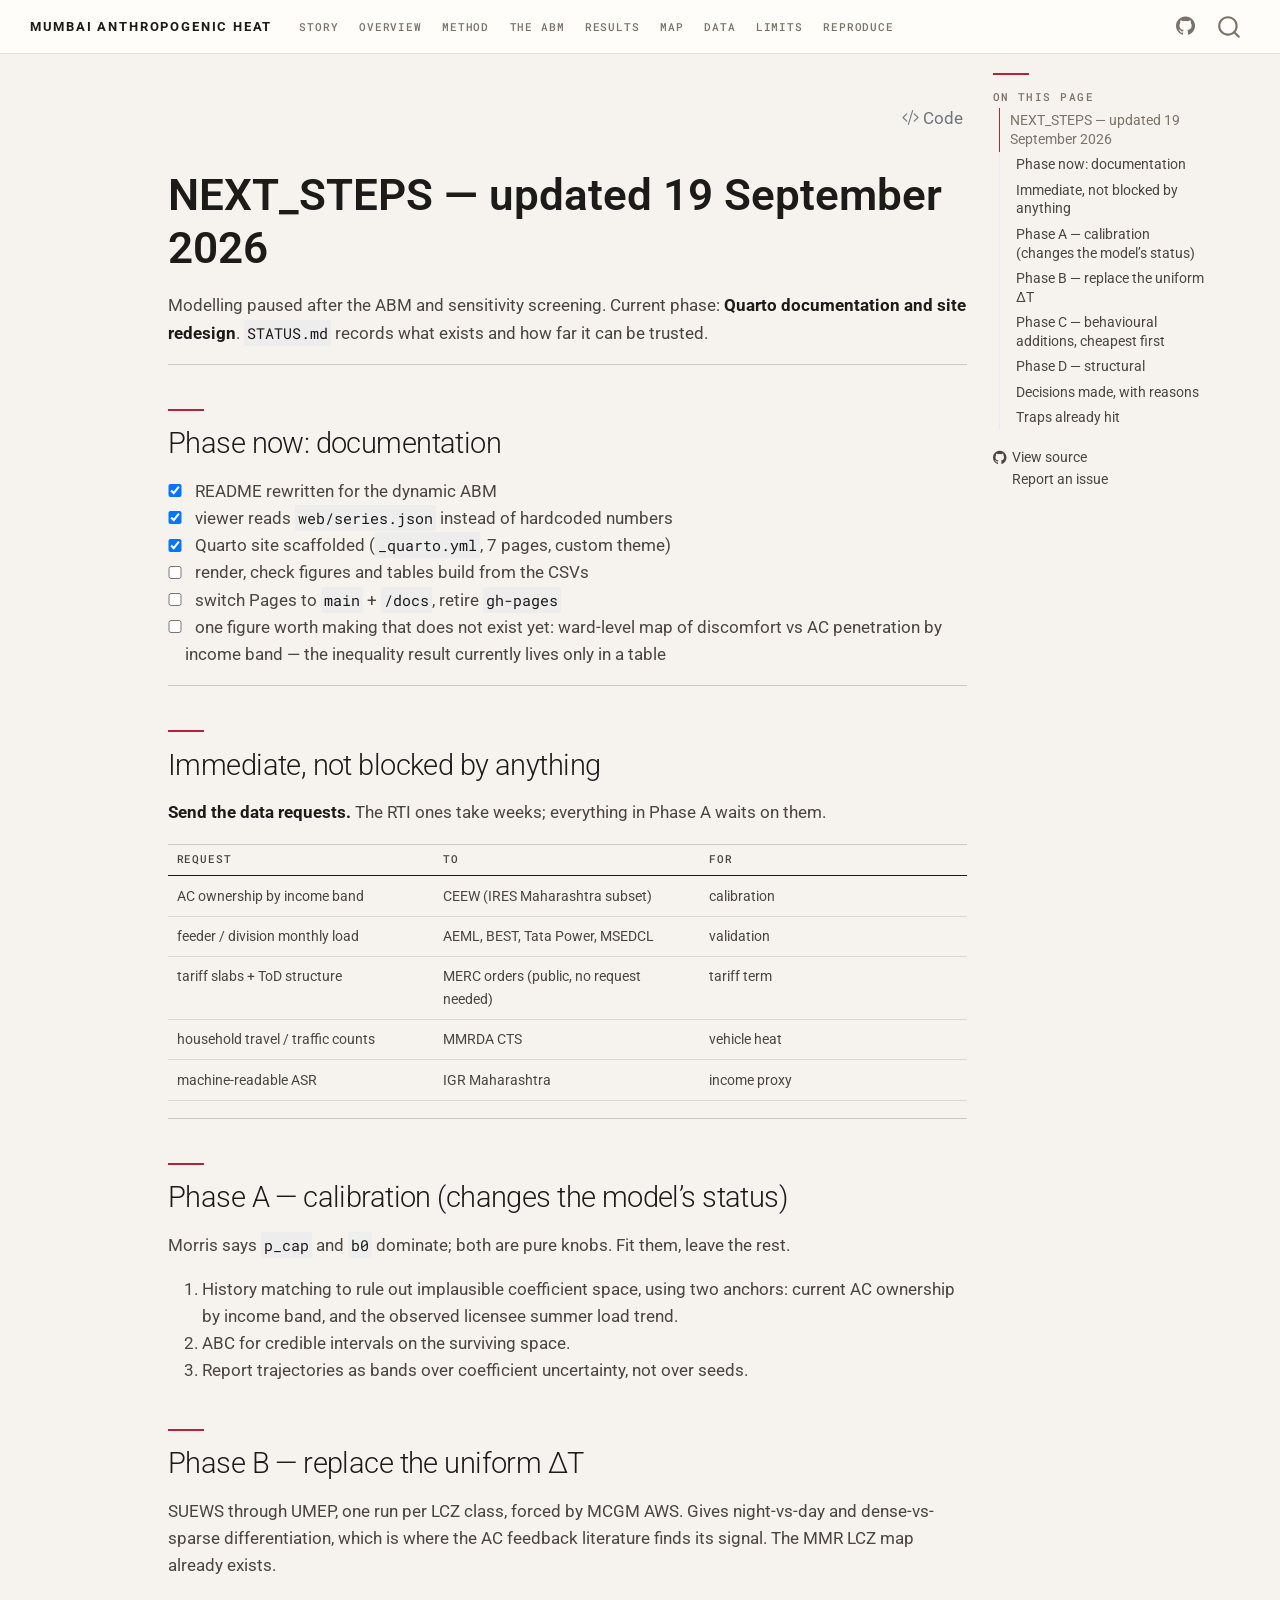
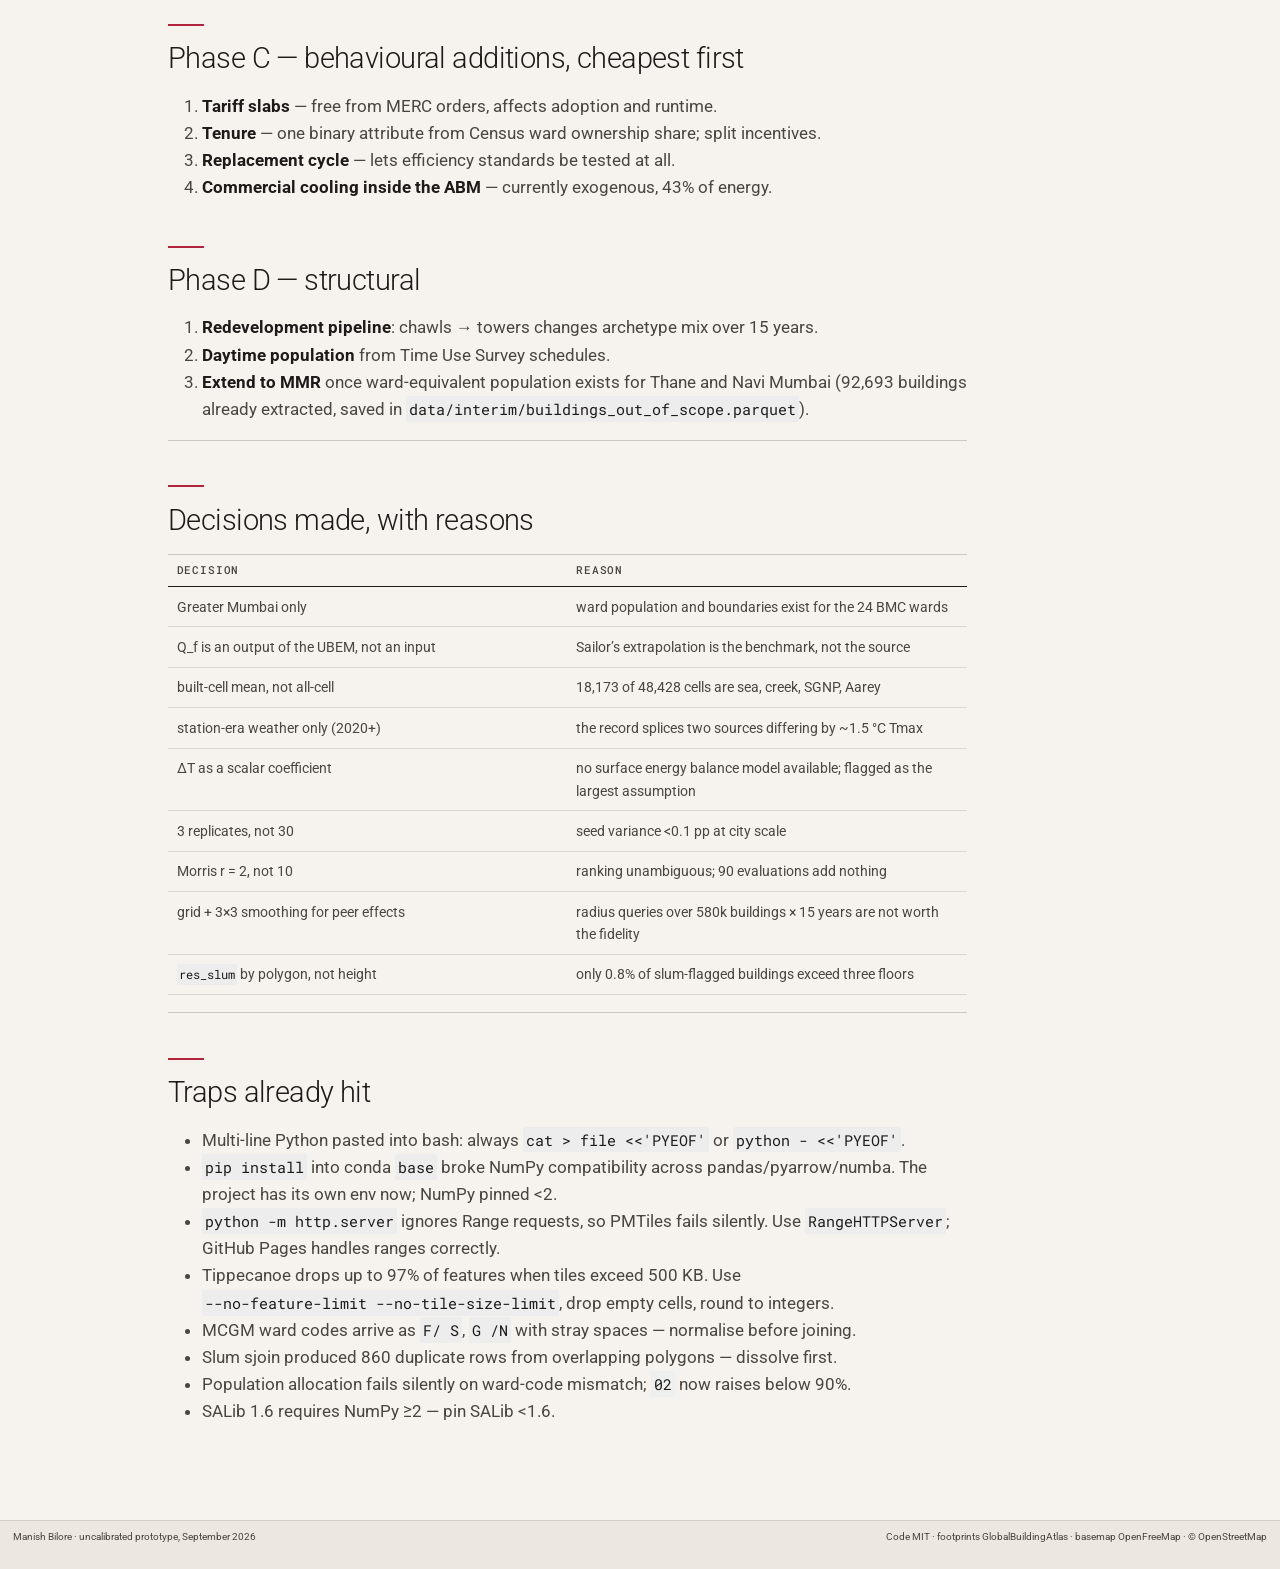
<file: docs/NEXT_STEPS.html>
<!DOCTYPE html>
<html xmlns="http://www.w3.org/1999/xhtml" lang="en" xml:lang="en"><head>

<meta charset="utf-8">
<meta name="generator" content="quarto-1.9.38">

<meta name="viewport" content="width=device-width, initial-scale=1.0, user-scalable=yes">


<title>next_steps – Mumbai Anthropogenic Heat</title>
<style>
/* Default styles provided by pandoc.
** See https://pandoc.org/MANUAL.html#variables-for-html for config info.
*/
code{white-space: pre-wrap;}
span.smallcaps{font-variant: small-caps;}
div.columns{display: flex; gap: min(4vw, 1.5em);}
div.column{flex: auto; overflow-x: auto;}
div.hanging-indent{margin-left: 1.5em; text-indent: -1.5em;}
ul.task-list{list-style: none;}
ul.task-list li input[type="checkbox"] {
  width: 0.8em;
  margin: 0 0.8em 0.2em -1em; /* quarto-specific, see https://github.com/quarto-dev/quarto-cli/issues/4556 */ 
  vertical-align: middle;
}
/* CSS for syntax highlighting */
html { -webkit-text-size-adjust: 100%; }
pre > code.sourceCode { white-space: pre; position: relative; }
pre > code.sourceCode > span { display: inline-block; line-height: 1.25; }
pre > code.sourceCode > span:empty { height: 1.2em; }
.sourceCode { overflow: visible; }
code.sourceCode > span { color: inherit; text-decoration: inherit; }
div.sourceCode { margin: 1em 0; }
pre.sourceCode { margin: 0; }
@media screen {
div.sourceCode { overflow: auto; }
}
@media print {
pre > code.sourceCode { white-space: pre-wrap; }
pre > code.sourceCode > span { text-indent: -5em; padding-left: 5em; }
}
pre.numberSource code
  { counter-reset: source-line 0; }
pre.numberSource code > span
  { position: relative; left: -4em; counter-increment: source-line; }
pre.numberSource code > span > a:first-child::before
  { content: counter(source-line);
    position: relative; left: -1em; text-align: right; vertical-align: baseline;
    border: none; display: inline-block;
    -webkit-touch-callout: none; -webkit-user-select: none;
    -khtml-user-select: none; -moz-user-select: none;
    -ms-user-select: none; user-select: none;
    padding: 0 4px; width: 4em;
  }
pre.numberSource { margin-left: 3em;  padding-left: 4px; }
div.sourceCode
  {   }
@media screen {
pre > code.sourceCode > span > a:first-child::before { text-decoration: underline; }
}
</style>


<script src="site_libs/quarto-nav/quarto-nav.js"></script>
<script src="site_libs/quarto-nav/headroom.min.js"></script>
<script src="site_libs/clipboard/clipboard.min.js"></script>
<script src="site_libs/quarto-search/autocomplete.umd.js"></script>
<script src="site_libs/quarto-search/fuse.min.js"></script>
<script src="site_libs/quarto-search/quarto-search.js"></script>
<meta name="quarto:offset" content="./">
<script src="site_libs/quarto-html/quarto.js" type="module"></script>
<script src="site_libs/quarto-html/tabsets/tabsets.js" type="module"></script>
<script src="site_libs/quarto-html/popper.min.js"></script>
<script src="site_libs/quarto-html/tippy.umd.min.js"></script>
<script src="site_libs/quarto-html/anchor.min.js"></script>
<link href="site_libs/quarto-html/tippy.css" rel="stylesheet">
<link href="site_libs/quarto-html/quarto-syntax-highlighting-75e09ceee75a4638f8dcd596d5707f7e.css" rel="stylesheet" id="quarto-text-highlighting-styles">
<script src="site_libs/bootstrap/bootstrap.min.js"></script>
<link href="site_libs/bootstrap/bootstrap-icons.css" rel="stylesheet">
<link href="site_libs/bootstrap/bootstrap-6f5da6d0f882def28ef8f8db1a4c6aea.min.css" rel="stylesheet" append-hash="true" id="quarto-bootstrap" data-mode="light">
<script id="quarto-search-options" type="application/json">{
  "location": "navbar",
  "copy-button": false,
  "collapse-after": 3,
  "panel-placement": "end",
  "type": "overlay",
  "limit": 50,
  "keyboard-shortcut": [
    "f",
    "/",
    "s"
  ],
  "show-item-context": false,
  "language": {
    "search-no-results-text": "No results",
    "search-matching-documents-text": "matching documents",
    "search-copy-link-title": "Copy link to search",
    "search-hide-matches-text": "Hide additional matches",
    "search-more-match-text": "more match in this document",
    "search-more-matches-text": "more matches in this document",
    "search-clear-button-title": "Clear",
    "search-text-placeholder": "",
    "search-detached-cancel-button-title": "Cancel",
    "search-submit-button-title": "Submit",
    "search-label": "Search"
  }
}</script>


</head>

<body class="nav-fixed quarto-light">

<div id="quarto-search-results"></div>
  <header id="quarto-header" class="headroom fixed-top">
    <nav class="navbar navbar-expand-lg " data-bs-theme="dark">
      <div class="navbar-container container-fluid">
      <div class="navbar-brand-container mx-auto">
    <a class="navbar-brand" href="./index.html">
    <span class="navbar-title">Mumbai Anthropogenic Heat</span>
    </a>
  </div>
            <div id="quarto-search" class="" title="Search"></div>
          <button class="navbar-toggler" type="button" data-bs-toggle="collapse" data-bs-target="#navbarCollapse" aria-controls="navbarCollapse" role="menu" aria-expanded="false" aria-label="Toggle navigation" onclick="if (window.quartoToggleHeadroom) { window.quartoToggleHeadroom(); }">
  <span class="navbar-toggler-icon"></span>
</button>
          <div class="collapse navbar-collapse" id="navbarCollapse">
            <ul class="navbar-nav navbar-nav-scroll me-auto">
  <li class="nav-item">
    <a class="nav-link" href="./index.html"> 
<span class="menu-text">Story</span></a>
  </li>  
  <li class="nav-item">
    <a class="nav-link" href="./overview.html"> 
<span class="menu-text">Overview</span></a>
  </li>  
  <li class="nav-item">
    <a class="nav-link" href="./method.html"> 
<span class="menu-text">Method</span></a>
  </li>  
  <li class="nav-item">
    <a class="nav-link" href="./abm.html"> 
<span class="menu-text">The ABM</span></a>
  </li>  
  <li class="nav-item">
    <a class="nav-link" href="./results.html"> 
<span class="menu-text">Results</span></a>
  </li>  
  <li class="nav-item">
    <a class="nav-link" href="./map/index.html"> 
<span class="menu-text">Map</span></a>
  </li>  
  <li class="nav-item">
    <a class="nav-link" href="./data.html"> 
<span class="menu-text">Data</span></a>
  </li>  
  <li class="nav-item">
    <a class="nav-link" href="./limitations.html"> 
<span class="menu-text">Limits</span></a>
  </li>  
  <li class="nav-item">
    <a class="nav-link" href="./reproduce.html"> 
<span class="menu-text">Reproduce</span></a>
  </li>  
</ul>
            <ul class="navbar-nav navbar-nav-scroll ms-auto">
  <li class="nav-item compact">
    <a class="nav-link" href="https://github.com/Manish-Bilore/mumbai-anthropogenic-heat"> <i class="bi bi-github" role="img">
</i> 
<span class="menu-text"></span></a>
  </li>  
</ul>
          </div> <!-- /navcollapse -->
            <div class="quarto-navbar-tools">
</div>
      </div> <!-- /container-fluid -->
    </nav>
</header>
<!-- content -->
<div id="quarto-content" class="quarto-container page-columns page-rows-contents page-layout-article page-navbar">
<!-- sidebar -->
<!-- margin-sidebar -->
    <div id="quarto-margin-sidebar" class="sidebar margin-sidebar">
        <nav id="TOC" role="doc-toc" class="toc-active">
    <h2 id="toc-title">On this page</h2>
   
  <ul>
  <li><a href="#next_steps-updated-19-september-2026" id="toc-next_steps-updated-19-september-2026" class="nav-link active" data-scroll-target="#next_steps-updated-19-september-2026">NEXT_STEPS — updated 19 September 2026</a>
  <ul class="collapse">
  <li><a href="#phase-now-documentation" id="toc-phase-now-documentation" class="nav-link" data-scroll-target="#phase-now-documentation">Phase now: documentation</a></li>
  <li><a href="#immediate-not-blocked-by-anything" id="toc-immediate-not-blocked-by-anything" class="nav-link" data-scroll-target="#immediate-not-blocked-by-anything">Immediate, not blocked by anything</a></li>
  <li><a href="#phase-a-calibration-changes-the-models-status" id="toc-phase-a-calibration-changes-the-models-status" class="nav-link" data-scroll-target="#phase-a-calibration-changes-the-models-status">Phase A — calibration (changes the model’s status)</a></li>
  <li><a href="#phase-b-replace-the-uniform-δt" id="toc-phase-b-replace-the-uniform-δt" class="nav-link" data-scroll-target="#phase-b-replace-the-uniform-δt">Phase B — replace the uniform ΔT</a></li>
  <li><a href="#phase-c-behavioural-additions-cheapest-first" id="toc-phase-c-behavioural-additions-cheapest-first" class="nav-link" data-scroll-target="#phase-c-behavioural-additions-cheapest-first">Phase C — behavioural additions, cheapest first</a></li>
  <li><a href="#phase-d-structural" id="toc-phase-d-structural" class="nav-link" data-scroll-target="#phase-d-structural">Phase D — structural</a></li>
  <li><a href="#decisions-made-with-reasons" id="toc-decisions-made-with-reasons" class="nav-link" data-scroll-target="#decisions-made-with-reasons">Decisions made, with reasons</a></li>
  <li><a href="#traps-already-hit" id="toc-traps-already-hit" class="nav-link" data-scroll-target="#traps-already-hit">Traps already hit</a></li>
  </ul></li>
  </ul>
<div class="toc-actions"><ul><li><a href="https://github.com/Manish-Bilore/mumbai-anthropogenic-heat/blob/main/NEXT_STEPS.md" class="toc-action"><i class="bi bi-github"></i>View source</a></li><li><a href="https://github.com/Manish-Bilore/mumbai-anthropogenic-heat/issues/new" class="toc-action"><i class="bi empty"></i>Report an issue</a></li></ul></div></nav>
    </div>
<!-- main -->
<main class="content" id="quarto-document-content"><header id="title-block-header" class="quarto-title-block"><h1 class="title display-7"></h1></header><div class="quarto-title-block"><div class="quarto-title-tools-only"><button type="button" class="btn code-tools-button" id="quarto-code-tools-source"><i class="bi"></i> Code</button></div></div>




<section id="next_steps-updated-19-september-2026" class="level1">
<h1>NEXT_STEPS — updated 19 September 2026</h1>
<p>Modelling paused after the ABM and sensitivity screening. Current phase: <strong>Quarto documentation and site redesign</strong>. <code>STATUS.md</code> records what exists and how far it can be trusted.</p>
<hr>
<section id="phase-now-documentation" class="level2">
<h2 class="anchored" data-anchor-id="phase-now-documentation">Phase now: documentation</h2>
<ul class="task-list">
<li><label><input type="checkbox" checked="">README rewritten for the dynamic ABM</label></li>
<li><label><input type="checkbox" checked="">viewer reads <code>web/series.json</code> instead of hardcoded numbers</label></li>
<li><label><input type="checkbox" checked="">Quarto site scaffolded (<code>_quarto.yml</code>, 7 pages, custom theme)</label></li>
<li><label><input type="checkbox">render, check figures and tables build from the CSVs</label></li>
<li><label><input type="checkbox">switch Pages to <code>main</code> + <code>/docs</code>, retire <code>gh-pages</code></label></li>
<li><label><input type="checkbox">one figure worth making that does not exist yet: ward-level map of discomfort vs AC penetration by income band — the inequality result currently lives only in a table</label></li>
</ul>
<hr>
</section>
<section id="immediate-not-blocked-by-anything" class="level2">
<h2 class="anchored" data-anchor-id="immediate-not-blocked-by-anything">Immediate, not blocked by anything</h2>
<p><strong>Send the data requests.</strong> The RTI ones take weeks; everything in Phase A waits on them.</p>
<table class="caption-top table">
<colgroup>
<col style="width: 33%">
<col style="width: 33%">
<col style="width: 33%">
</colgroup>
<thead>
<tr class="header">
<th>request</th>
<th>to</th>
<th>for</th>
</tr>
</thead>
<tbody>
<tr class="odd">
<td>AC ownership by income band</td>
<td>CEEW (IRES Maharashtra subset)</td>
<td>calibration</td>
</tr>
<tr class="even">
<td>feeder / division monthly load</td>
<td>AEML, BEST, Tata Power, MSEDCL</td>
<td>validation</td>
</tr>
<tr class="odd">
<td>tariff slabs + ToD structure</td>
<td>MERC orders (public, no request needed)</td>
<td>tariff term</td>
</tr>
<tr class="even">
<td>household travel / traffic counts</td>
<td>MMRDA CTS</td>
<td>vehicle heat</td>
</tr>
<tr class="odd">
<td>machine-readable ASR</td>
<td>IGR Maharashtra</td>
<td>income proxy</td>
</tr>
</tbody>
</table>
<hr>
</section>
<section id="phase-a-calibration-changes-the-models-status" class="level2">
<h2 class="anchored" data-anchor-id="phase-a-calibration-changes-the-models-status">Phase A — calibration (changes the model’s status)</h2>
<p>Morris says <code>p_cap</code> and <code>b0</code> dominate; both are pure knobs. Fit them, leave the rest.</p>
<ol type="1">
<li>History matching to rule out implausible coefficient space, using two anchors: current AC ownership by income band, and the observed licensee summer load trend.</li>
<li>ABC for credible intervals on the surviving space.</li>
<li>Report trajectories as bands over coefficient uncertainty, not over seeds.</li>
</ol>
</section>
<section id="phase-b-replace-the-uniform-δt" class="level2">
<h2 class="anchored" data-anchor-id="phase-b-replace-the-uniform-δt">Phase B — replace the uniform ΔT</h2>
<p>SUEWS through UMEP, one run per LCZ class, forced by MCGM AWS. Gives night-vs-day and dense-vs-sparse differentiation, which is where the AC feedback literature finds its signal. The MMR LCZ map already exists.</p>
</section>
<section id="phase-c-behavioural-additions-cheapest-first" class="level2">
<h2 class="anchored" data-anchor-id="phase-c-behavioural-additions-cheapest-first">Phase C — behavioural additions, cheapest first</h2>
<ol type="1">
<li><strong>Tariff slabs</strong> — free from MERC orders, affects adoption and runtime.</li>
<li><strong>Tenure</strong> — one binary attribute from Census ward ownership share; split incentives.</li>
<li><strong>Replacement cycle</strong> — lets efficiency standards be tested at all.</li>
<li><strong>Commercial cooling inside the ABM</strong> — currently exogenous, 43% of energy.</li>
</ol>
</section>
<section id="phase-d-structural" class="level2">
<h2 class="anchored" data-anchor-id="phase-d-structural">Phase D — structural</h2>
<ol type="1">
<li><strong>Redevelopment pipeline</strong>: chawls → towers changes archetype mix over 15 years.</li>
<li><strong>Daytime population</strong> from Time Use Survey schedules.</li>
<li><strong>Extend to MMR</strong> once ward-equivalent population exists for Thane and Navi Mumbai (92,693 buildings already extracted, saved in <code>data/interim/buildings_out_of_scope.parquet</code>).</li>
</ol>
<hr>
</section>
<section id="decisions-made-with-reasons" class="level2">
<h2 class="anchored" data-anchor-id="decisions-made-with-reasons">Decisions made, with reasons</h2>
<table class="caption-top table">
<colgroup>
<col style="width: 50%">
<col style="width: 50%">
</colgroup>
<thead>
<tr class="header">
<th>decision</th>
<th>reason</th>
</tr>
</thead>
<tbody>
<tr class="odd">
<td>Greater Mumbai only</td>
<td>ward population and boundaries exist for the 24 BMC wards</td>
</tr>
<tr class="even">
<td>Q_f is an output of the UBEM, not an input</td>
<td>Sailor’s extrapolation is the benchmark, not the source</td>
</tr>
<tr class="odd">
<td>built-cell mean, not all-cell</td>
<td>18,173 of 48,428 cells are sea, creek, SGNP, Aarey</td>
</tr>
<tr class="even">
<td>station-era weather only (2020+)</td>
<td>the record splices two sources differing by ~1.5 °C Tmax</td>
</tr>
<tr class="odd">
<td>ΔT as a scalar coefficient</td>
<td>no surface energy balance model available; flagged as the largest assumption</td>
</tr>
<tr class="even">
<td>3 replicates, not 30</td>
<td>seed variance &lt;0.1 pp at city scale</td>
</tr>
<tr class="odd">
<td>Morris r = 2, not 10</td>
<td>ranking unambiguous; 90 evaluations add nothing</td>
</tr>
<tr class="even">
<td>grid + 3×3 smoothing for peer effects</td>
<td>radius queries over 580k buildings × 15 years are not worth the fidelity</td>
</tr>
<tr class="odd">
<td><code>res_slum</code> by polygon, not height</td>
<td>only 0.8% of slum-flagged buildings exceed three floors</td>
</tr>
</tbody>
</table>
<hr>
</section>
<section id="traps-already-hit" class="level2">
<h2 class="anchored" data-anchor-id="traps-already-hit">Traps already hit</h2>
<ul>
<li>Multi-line Python pasted into bash: always <code>cat &gt; file &lt;&lt;'PYEOF'</code> or <code>python - &lt;&lt;'PYEOF'</code>.</li>
<li><code>pip install</code> into conda <code>base</code> broke NumPy compatibility across pandas/pyarrow/numba. The project has its own env now; NumPy pinned &lt;2.</li>
<li><code>python -m http.server</code> ignores Range requests, so PMTiles fails silently. Use <code>RangeHTTPServer</code>; GitHub Pages handles ranges correctly.</li>
<li>Tippecanoe drops up to 97% of features when tiles exceed 500 KB. Use <code>--no-feature-limit --no-tile-size-limit</code>, drop empty cells, round to integers.</li>
<li>MCGM ward codes arrive as <code>F/ S</code>, <code>G /N</code> with stray spaces — normalise before joining.</li>
<li>Slum sjoin produced 860 duplicate rows from overlapping polygons — dissolve first.</li>
<li>Population allocation fails silently on ward-code mismatch; <code>02</code> now raises below 90%.</li>
<li>SALib 1.6 requires NumPy ≥2 — pin SALib &lt;1.6.</li>
</ul>


<!-- -->

</section>
</section>

</main> <!-- /main -->
<script id="quarto-html-after-body" type="application/javascript">
  window.document.addEventListener("DOMContentLoaded", function (event) {
    const icon = "";
    const anchorJS = new window.AnchorJS();
    anchorJS.options = {
      placement: 'right',
      icon: icon
    };
    anchorJS.add('.anchored');
    const isCodeAnnotation = (el) => {
      for (const clz of el.classList) {
        if (clz.startsWith('code-annotation-')) {                     
          return true;
        }
      }
      return false;
    }
    const onCopySuccess = function(e) {
      // button target
      const button = e.trigger;
      // don't keep focus
      button.blur();
      // flash "checked"
      button.classList.add('code-copy-button-checked');
      var currentTitle = button.getAttribute("title");
      button.setAttribute("title", "Copied!");
      let tooltip;
      if (window.bootstrap) {
        button.setAttribute("data-bs-toggle", "tooltip");
        button.setAttribute("data-bs-placement", "left");
        button.setAttribute("data-bs-title", "Copied!");
        tooltip = new bootstrap.Tooltip(button, 
          { trigger: "manual", 
            customClass: "code-copy-button-tooltip",
            offset: [0, -8]});
        tooltip.show();    
      }
      setTimeout(function() {
        if (tooltip) {
          tooltip.hide();
          button.removeAttribute("data-bs-title");
          button.removeAttribute("data-bs-toggle");
          button.removeAttribute("data-bs-placement");
        }
        button.setAttribute("title", currentTitle);
        button.classList.remove('code-copy-button-checked');
      }, 1000);
      // clear code selection
      e.clearSelection();
    }
    const getTextToCopy = function(trigger) {
      const outerScaffold = trigger.parentElement.cloneNode(true);
      const codeEl = outerScaffold.querySelector('code');
      for (const childEl of codeEl.children) {
        if (isCodeAnnotation(childEl)) {
          childEl.remove();
        }
      }
      return codeEl.innerText;
    }
    const clipboard = new window.ClipboardJS('.code-copy-button:not([data-in-quarto-modal])', {
      text: getTextToCopy
    });
    clipboard.on('success', onCopySuccess);
    if (window.document.getElementById('quarto-embedded-source-code-modal')) {
      const clipboardModal = new window.ClipboardJS('.code-copy-button[data-in-quarto-modal]', {
        text: getTextToCopy,
        container: window.document.getElementById('quarto-embedded-source-code-modal')
      });
      clipboardModal.on('success', onCopySuccess);
    }
    const viewSource = window.document.getElementById('quarto-view-source') ||
                       window.document.getElementById('quarto-code-tools-source');
    if (viewSource) {
      const sourceUrl = viewSource.getAttribute("data-quarto-source-url");
      viewSource.addEventListener("click", function(e) {
        if (sourceUrl) {
          // rstudio viewer pane
          if (/\bcapabilities=\b/.test(window.location)) {
            window.open(sourceUrl);
          } else {
            window.location.href = sourceUrl;
          }
        } else {
          const modal = new bootstrap.Modal(document.getElementById('quarto-embedded-source-code-modal'));
          modal.show();
        }
        return false;
      });
    }
    function toggleCodeHandler(show) {
      return function(e) {
        const detailsSrc = window.document.querySelectorAll(".cell > details > .sourceCode");
        for (let i=0; i<detailsSrc.length; i++) {
          const details = detailsSrc[i].parentElement;
          if (show) {
            details.open = true;
          } else {
            details.removeAttribute("open");
          }
        }
        const cellCodeDivs = window.document.querySelectorAll(".cell > .sourceCode");
        const fromCls = show ? "hidden" : "unhidden";
        const toCls = show ? "unhidden" : "hidden";
        for (let i=0; i<cellCodeDivs.length; i++) {
          const codeDiv = cellCodeDivs[i];
          if (codeDiv.classList.contains(fromCls)) {
            codeDiv.classList.remove(fromCls);
            codeDiv.classList.add(toCls);
          } 
        }
        return false;
      }
    }
    const hideAllCode = window.document.getElementById("quarto-hide-all-code");
    if (hideAllCode) {
      hideAllCode.addEventListener("click", toggleCodeHandler(false));
    }
    const showAllCode = window.document.getElementById("quarto-show-all-code");
    if (showAllCode) {
      showAllCode.addEventListener("click", toggleCodeHandler(true));
    }
      var localhostRegex = new RegExp(/^(?:http|https):\/\/localhost\:?[0-9]*\//);
      var mailtoRegex = new RegExp(/^mailto:/);
        var filterRegex = new RegExp("https:\/\/manish-bilore\.github\.io\/mumbai-anthropogenic-heat\/");
      var isInternal = (href) => {
          return filterRegex.test(href) || localhostRegex.test(href) || mailtoRegex.test(href);
      }
      // Inspect non-navigation links and adorn them if external
     var links = window.document.querySelectorAll('a[href]:not(.nav-link):not(.navbar-brand):not(.toc-action):not(.sidebar-link):not(.sidebar-item-toggle):not(.pagination-link):not(.no-external):not([aria-hidden]):not(.dropdown-item):not(.quarto-navigation-tool):not(.about-link)');
      for (var i=0; i<links.length; i++) {
        const link = links[i];
        if (!isInternal(link.href)) {
          // undo the damage that might have been done by quarto-nav.js in the case of
          // links that we want to consider external
          if (link.dataset.originalHref !== undefined) {
            link.href = link.dataset.originalHref;
          }
            // target, if specified
            link.setAttribute("target", "_blank");
            if (link.getAttribute("rel") === null) {
              link.setAttribute("rel", "noopener");
            }
        }
      }
    function tippyHover(el, contentFn, onTriggerFn, onUntriggerFn) {
      const config = {
        allowHTML: true,
        maxWidth: 500,
        delay: 100,
        arrow: false,
        appendTo: function(el) {
            return el.parentElement;
        },
        interactive: true,
        interactiveBorder: 10,
        theme: 'quarto',
        placement: 'bottom-start',
      };
      if (contentFn) {
        config.content = contentFn;
      }
      if (onTriggerFn) {
        config.onTrigger = onTriggerFn;
      }
      if (onUntriggerFn) {
        config.onUntrigger = onUntriggerFn;
      }
      window.tippy(el, config); 
    }
    const noterefs = window.document.querySelectorAll('a[role="doc-noteref"]');
    for (var i=0; i<noterefs.length; i++) {
      const ref = noterefs[i];
      tippyHover(ref, function() {
        // use id or data attribute instead here
        let href = ref.getAttribute('data-footnote-href') || ref.getAttribute('href');
        try { href = new URL(href).hash; } catch {}
        const id = href.replace(/^#\/?/, "");
        const note = window.document.getElementById(id);
        if (note) {
          return note.innerHTML;
        } else {
          return "";
        }
      });
    }
    const xrefs = window.document.querySelectorAll('a.quarto-xref');
    const processXRef = (id, note) => {
      // Strip column container classes
      const stripColumnClz = (el) => {
        el.classList.remove("page-full", "page-columns");
        if (el.children) {
          for (const child of el.children) {
            stripColumnClz(child);
          }
        }
      }
      stripColumnClz(note)
      if (id === null || id.startsWith('sec-')) {
        // Special case sections, only their first couple elements
        const container = document.createElement("div");
        if (note.children && note.children.length > 2) {
          container.appendChild(note.children[0].cloneNode(true));
          for (let i = 1; i < note.children.length; i++) {
            const child = note.children[i];
            if (child.tagName === "P" && child.innerText === "") {
              continue;
            } else {
              container.appendChild(child.cloneNode(true));
              break;
            }
          }
          if (window.Quarto?.typesetMath) {
            window.Quarto.typesetMath(container);
          }
          return container.innerHTML
        } else {
          if (window.Quarto?.typesetMath) {
            window.Quarto.typesetMath(note);
          }
          return note.innerHTML;
        }
      } else {
        // Remove any anchor links if they are present
        const anchorLink = note.querySelector('a.anchorjs-link');
        if (anchorLink) {
          anchorLink.remove();
        }
        if (window.Quarto?.typesetMath) {
          window.Quarto.typesetMath(note);
        }
        if (note.classList.contains("callout")) {
          return note.outerHTML;
        } else {
          return note.innerHTML;
        }
      }
    }
    for (var i=0; i<xrefs.length; i++) {
      const xref = xrefs[i];
      tippyHover(xref, undefined, function(instance) {
        instance.disable();
        let url = xref.getAttribute('href');
        let hash = undefined; 
        if (url.startsWith('#')) {
          hash = url;
        } else {
          try { hash = new URL(url).hash; } catch {}
        }
        if (hash) {
          const id = hash.replace(/^#\/?/, "");
          const note = window.document.getElementById(id);
          if (note !== null) {
            try {
              const html = processXRef(id, note.cloneNode(true));
              instance.setContent(html);
            } finally {
              instance.enable();
              instance.show();
            }
          } else {
            // See if we can fetch this
            fetch(url.split('#')[0])
            .then(res => res.text())
            .then(html => {
              const parser = new DOMParser();
              const htmlDoc = parser.parseFromString(html, "text/html");
              const note = htmlDoc.getElementById(id);
              if (note !== null) {
                const html = processXRef(id, note);
                instance.setContent(html);
              } 
            }).finally(() => {
              instance.enable();
              instance.show();
            });
          }
        } else {
          // See if we can fetch a full url (with no hash to target)
          // This is a special case and we should probably do some content thinning / targeting
          fetch(url)
          .then(res => res.text())
          .then(html => {
            const parser = new DOMParser();
            const htmlDoc = parser.parseFromString(html, "text/html");
            const note = htmlDoc.querySelector('main.content');
            if (note !== null) {
              // This should only happen for chapter cross references
              // (since there is no id in the URL)
              // remove the first header
              if (note.children.length > 0 && note.children[0].tagName === "HEADER") {
                note.children[0].remove();
              }
              const html = processXRef(null, note);
              instance.setContent(html);
            } 
          }).finally(() => {
            instance.enable();
            instance.show();
          });
        }
      }, function(instance) {
      });
    }
        let selectedAnnoteEl;
        const selectorForAnnotation = ( cell, annotation) => {
          let cellAttr = 'data-code-cell="' + cell + '"';
          let lineAttr = 'data-code-annotation="' +  annotation + '"';
          const selector = 'span[' + cellAttr + '][' + lineAttr + ']';
          return selector;
        }
        const selectCodeLines = (annoteEl) => {
          const doc = window.document;
          const targetCell = annoteEl.getAttribute("data-target-cell");
          const targetAnnotation = annoteEl.getAttribute("data-target-annotation");
          const annoteSpan = window.document.querySelector(selectorForAnnotation(targetCell, targetAnnotation));
          const lines = annoteSpan.getAttribute("data-code-lines").split(",");
          const lineIds = lines.map((line) => {
            return targetCell + "-" + line;
          })
          let top = null;
          let height = null;
          let parent = null;
          if (lineIds.length > 0) {
              //compute the position of the single el (top and bottom and make a div)
              const el = window.document.getElementById(lineIds[0]);
              top = el.offsetTop;
              height = el.offsetHeight;
              parent = el.parentElement.parentElement;
            if (lineIds.length > 1) {
              const lastEl = window.document.getElementById(lineIds[lineIds.length - 1]);
              const bottom = lastEl.offsetTop + lastEl.offsetHeight;
              height = bottom - top;
            }
            if (top !== null && height !== null && parent !== null) {
              // cook up a div (if necessary) and position it 
              let div = window.document.getElementById("code-annotation-line-highlight");
              if (div === null) {
                div = window.document.createElement("div");
                div.setAttribute("id", "code-annotation-line-highlight");
                div.style.position = 'absolute';
                parent.appendChild(div);
              }
              div.style.top = top - 2 + "px";
              div.style.height = height + 4 + "px";
              div.style.left = 0;
              let gutterDiv = window.document.getElementById("code-annotation-line-highlight-gutter");
              if (gutterDiv === null) {
                gutterDiv = window.document.createElement("div");
                gutterDiv.setAttribute("id", "code-annotation-line-highlight-gutter");
                gutterDiv.style.position = 'absolute';
                const codeCell = window.document.getElementById(targetCell);
                const gutter = codeCell.querySelector('.code-annotation-gutter');
                gutter.appendChild(gutterDiv);
              }
              gutterDiv.style.top = top - 2 + "px";
              gutterDiv.style.height = height + 4 + "px";
            }
            selectedAnnoteEl = annoteEl;
          }
        };
        const unselectCodeLines = () => {
          const elementsIds = ["code-annotation-line-highlight", "code-annotation-line-highlight-gutter"];
          elementsIds.forEach((elId) => {
            const div = window.document.getElementById(elId);
            if (div) {
              div.remove();
            }
          });
          selectedAnnoteEl = undefined;
        };
          // Handle positioning of the toggle
      window.addEventListener(
        "resize",
        throttle(() => {
          elRect = undefined;
          if (selectedAnnoteEl) {
            selectCodeLines(selectedAnnoteEl);
          }
        }, 10)
      );
      function throttle(fn, ms) {
      let throttle = false;
      let timer;
        return (...args) => {
          if(!throttle) { // first call gets through
              fn.apply(this, args);
              throttle = true;
          } else { // all the others get throttled
              if(timer) clearTimeout(timer); // cancel #2
              timer = setTimeout(() => {
                fn.apply(this, args);
                timer = throttle = false;
              }, ms);
          }
        };
      }
        // Attach click handler to the DT
        const annoteDls = window.document.querySelectorAll('dt[data-target-cell]');
        for (const annoteDlNode of annoteDls) {
          annoteDlNode.addEventListener('click', (event) => {
            const clickedEl = event.target;
            if (clickedEl !== selectedAnnoteEl) {
              unselectCodeLines();
              const activeEl = window.document.querySelector('dt[data-target-cell].code-annotation-active');
              if (activeEl) {
                activeEl.classList.remove('code-annotation-active');
              }
              selectCodeLines(clickedEl);
              clickedEl.classList.add('code-annotation-active');
            } else {
              // Unselect the line
              unselectCodeLines();
              clickedEl.classList.remove('code-annotation-active');
            }
          });
        }
    const findCites = (el) => {
      const parentEl = el.parentElement;
      if (parentEl) {
        const cites = parentEl.dataset.cites;
        if (cites) {
          return {
            el,
            cites: cites.split(' ')
          };
        } else {
          return findCites(el.parentElement)
        }
      } else {
        return undefined;
      }
    };
    var bibliorefs = window.document.querySelectorAll('a[role="doc-biblioref"]');
    for (var i=0; i<bibliorefs.length; i++) {
      const ref = bibliorefs[i];
      const citeInfo = findCites(ref);
      if (citeInfo) {
        tippyHover(citeInfo.el, function() {
          var popup = window.document.createElement('div');
          citeInfo.cites.forEach(function(cite) {
            var citeDiv = window.document.createElement('div');
            citeDiv.classList.add('hanging-indent');
            citeDiv.classList.add('csl-entry');
            var biblioDiv = window.document.getElementById('ref-' + cite);
            if (biblioDiv) {
              citeDiv.innerHTML = biblioDiv.innerHTML;
            }
            popup.appendChild(citeDiv);
          });
          return popup.innerHTML;
        });
      }
    }
  });
  </script><div class="modal fade" id="quarto-embedded-source-code-modal" tabindex="-1" aria-labelledby="quarto-embedded-source-code-modal-label" aria-hidden="true"><div class="modal-dialog modal-dialog-scrollable"><div class="modal-content"><div class="modal-header"><h5 class="modal-title" id="quarto-embedded-source-code-modal-label">Source Code</h5><button class="btn-close" data-bs-dismiss="modal"></button></div><div class="modal-body"><div class="">
<div class="code-copy-outer-scaffold"><div class="sourceCode" id="cb1" data-shortcodes="false"><pre class="sourceCode markdown code-with-copy"><code class="sourceCode markdown"><span id="cb1-1"><a href="#cb1-1" aria-hidden="true" tabindex="-1"></a><span class="fu"># NEXT_STEPS — updated 19 September 2026</span></span>
<span id="cb1-2"><a href="#cb1-2" aria-hidden="true" tabindex="-1"></a></span>
<span id="cb1-3"><a href="#cb1-3" aria-hidden="true" tabindex="-1"></a>Modelling paused after the ABM and sensitivity screening. Current phase: **Quarto</span>
<span id="cb1-4"><a href="#cb1-4" aria-hidden="true" tabindex="-1"></a>documentation and site redesign**. <span class="in">`STATUS.md`</span> records what exists and how far it can be</span>
<span id="cb1-5"><a href="#cb1-5" aria-hidden="true" tabindex="-1"></a>trusted.</span>
<span id="cb1-6"><a href="#cb1-6" aria-hidden="true" tabindex="-1"></a></span>
<span id="cb1-7"><a href="#cb1-7" aria-hidden="true" tabindex="-1"></a>---</span>
<span id="cb1-8"><a href="#cb1-8" aria-hidden="true" tabindex="-1"></a></span>
<span id="cb1-9"><a href="#cb1-9" aria-hidden="true" tabindex="-1"></a><span class="fu">## Phase now: documentation</span></span>
<span id="cb1-10"><a href="#cb1-10" aria-hidden="true" tabindex="-1"></a></span>
<span id="cb1-11"><a href="#cb1-11" aria-hidden="true" tabindex="-1"></a><span class="ss">- </span><span class="va">[x]</span> README rewritten for the dynamic ABM</span>
<span id="cb1-12"><a href="#cb1-12" aria-hidden="true" tabindex="-1"></a><span class="ss">- </span><span class="va">[x]</span> viewer reads <span class="in">`web/series.json`</span> instead of hardcoded numbers</span>
<span id="cb1-13"><a href="#cb1-13" aria-hidden="true" tabindex="-1"></a><span class="ss">- </span><span class="va">[x]</span> Quarto site scaffolded (<span class="in">`_quarto.yml`</span>, 7 pages, custom theme)</span>
<span id="cb1-14"><a href="#cb1-14" aria-hidden="true" tabindex="-1"></a><span class="ss">- </span><span class="va">[ ]</span> render, check figures and tables build from the CSVs</span>
<span id="cb1-15"><a href="#cb1-15" aria-hidden="true" tabindex="-1"></a><span class="ss">- </span><span class="va">[ ]</span> switch Pages to <span class="in">`main`</span> + <span class="in">`/docs`</span>, retire <span class="in">`gh-pages`</span></span>
<span id="cb1-16"><a href="#cb1-16" aria-hidden="true" tabindex="-1"></a><span class="ss">- </span><span class="va">[ ]</span> one figure worth making that does not exist yet: ward-level map of discomfort vs</span>
<span id="cb1-17"><a href="#cb1-17" aria-hidden="true" tabindex="-1"></a>      AC penetration by income band — the inequality result currently lives only in a table</span>
<span id="cb1-18"><a href="#cb1-18" aria-hidden="true" tabindex="-1"></a></span>
<span id="cb1-19"><a href="#cb1-19" aria-hidden="true" tabindex="-1"></a>---</span>
<span id="cb1-20"><a href="#cb1-20" aria-hidden="true" tabindex="-1"></a></span>
<span id="cb1-21"><a href="#cb1-21" aria-hidden="true" tabindex="-1"></a><span class="fu">## Immediate, not blocked by anything</span></span>
<span id="cb1-22"><a href="#cb1-22" aria-hidden="true" tabindex="-1"></a></span>
<span id="cb1-23"><a href="#cb1-23" aria-hidden="true" tabindex="-1"></a>**Send the data requests.** The RTI ones take weeks; everything in Phase A waits on them.</span>
<span id="cb1-24"><a href="#cb1-24" aria-hidden="true" tabindex="-1"></a></span>
<span id="cb1-25"><a href="#cb1-25" aria-hidden="true" tabindex="-1"></a><span class="pp">|</span> request <span class="pp">|</span> to <span class="pp">|</span> for <span class="pp">|</span></span>
<span id="cb1-26"><a href="#cb1-26" aria-hidden="true" tabindex="-1"></a><span class="pp">|---|---|---|</span></span>
<span id="cb1-27"><a href="#cb1-27" aria-hidden="true" tabindex="-1"></a><span class="pp">|</span> AC ownership by income band <span class="pp">|</span> CEEW (IRES Maharashtra subset) <span class="pp">|</span> calibration <span class="pp">|</span></span>
<span id="cb1-28"><a href="#cb1-28" aria-hidden="true" tabindex="-1"></a><span class="pp">|</span> feeder / division monthly load <span class="pp">|</span> AEML, BEST, Tata Power, MSEDCL <span class="pp">|</span> validation <span class="pp">|</span></span>
<span id="cb1-29"><a href="#cb1-29" aria-hidden="true" tabindex="-1"></a><span class="pp">|</span> tariff slabs + ToD structure <span class="pp">|</span> MERC orders (public, no request needed) <span class="pp">|</span> tariff term <span class="pp">|</span></span>
<span id="cb1-30"><a href="#cb1-30" aria-hidden="true" tabindex="-1"></a><span class="pp">|</span> household travel / traffic counts <span class="pp">|</span> MMRDA CTS <span class="pp">|</span> vehicle heat <span class="pp">|</span></span>
<span id="cb1-31"><a href="#cb1-31" aria-hidden="true" tabindex="-1"></a><span class="pp">|</span> machine-readable ASR <span class="pp">|</span> IGR Maharashtra <span class="pp">|</span> income proxy <span class="pp">|</span></span>
<span id="cb1-32"><a href="#cb1-32" aria-hidden="true" tabindex="-1"></a></span>
<span id="cb1-33"><a href="#cb1-33" aria-hidden="true" tabindex="-1"></a>---</span>
<span id="cb1-34"><a href="#cb1-34" aria-hidden="true" tabindex="-1"></a></span>
<span id="cb1-35"><a href="#cb1-35" aria-hidden="true" tabindex="-1"></a><span class="fu">## Phase A — calibration (changes the model's status)</span></span>
<span id="cb1-36"><a href="#cb1-36" aria-hidden="true" tabindex="-1"></a></span>
<span id="cb1-37"><a href="#cb1-37" aria-hidden="true" tabindex="-1"></a>Morris says <span class="in">`p_cap`</span> and <span class="in">`b0`</span> dominate; both are pure knobs. Fit them, leave the rest.</span>
<span id="cb1-38"><a href="#cb1-38" aria-hidden="true" tabindex="-1"></a></span>
<span id="cb1-39"><a href="#cb1-39" aria-hidden="true" tabindex="-1"></a><span class="ss">1. </span>History matching to rule out implausible coefficient space, using two anchors: current</span>
<span id="cb1-40"><a href="#cb1-40" aria-hidden="true" tabindex="-1"></a>   AC ownership by income band, and the observed licensee summer load trend.</span>
<span id="cb1-41"><a href="#cb1-41" aria-hidden="true" tabindex="-1"></a><span class="ss">2. </span>ABC for credible intervals on the surviving space.</span>
<span id="cb1-42"><a href="#cb1-42" aria-hidden="true" tabindex="-1"></a><span class="ss">3. </span>Report trajectories as bands over coefficient uncertainty, not over seeds.</span>
<span id="cb1-43"><a href="#cb1-43" aria-hidden="true" tabindex="-1"></a></span>
<span id="cb1-44"><a href="#cb1-44" aria-hidden="true" tabindex="-1"></a><span class="fu">## Phase B — replace the uniform ΔT</span></span>
<span id="cb1-45"><a href="#cb1-45" aria-hidden="true" tabindex="-1"></a></span>
<span id="cb1-46"><a href="#cb1-46" aria-hidden="true" tabindex="-1"></a>SUEWS through UMEP, one run per LCZ class, forced by MCGM AWS. Gives night-vs-day and</span>
<span id="cb1-47"><a href="#cb1-47" aria-hidden="true" tabindex="-1"></a>dense-vs-sparse differentiation, which is where the AC feedback literature finds its</span>
<span id="cb1-48"><a href="#cb1-48" aria-hidden="true" tabindex="-1"></a>signal. The MMR LCZ map already exists.</span>
<span id="cb1-49"><a href="#cb1-49" aria-hidden="true" tabindex="-1"></a></span>
<span id="cb1-50"><a href="#cb1-50" aria-hidden="true" tabindex="-1"></a><span class="fu">## Phase C — behavioural additions, cheapest first</span></span>
<span id="cb1-51"><a href="#cb1-51" aria-hidden="true" tabindex="-1"></a></span>
<span id="cb1-52"><a href="#cb1-52" aria-hidden="true" tabindex="-1"></a><span class="ss">1. </span>**Tariff slabs** — free from MERC orders, affects adoption and runtime.</span>
<span id="cb1-53"><a href="#cb1-53" aria-hidden="true" tabindex="-1"></a><span class="ss">2. </span>**Tenure** — one binary attribute from Census ward ownership share; split incentives.</span>
<span id="cb1-54"><a href="#cb1-54" aria-hidden="true" tabindex="-1"></a><span class="ss">3. </span>**Replacement cycle** — lets efficiency standards be tested at all.</span>
<span id="cb1-55"><a href="#cb1-55" aria-hidden="true" tabindex="-1"></a><span class="ss">4. </span>**Commercial cooling inside the ABM** — currently exogenous, 43% of energy.</span>
<span id="cb1-56"><a href="#cb1-56" aria-hidden="true" tabindex="-1"></a></span>
<span id="cb1-57"><a href="#cb1-57" aria-hidden="true" tabindex="-1"></a><span class="fu">## Phase D — structural</span></span>
<span id="cb1-58"><a href="#cb1-58" aria-hidden="true" tabindex="-1"></a></span>
<span id="cb1-59"><a href="#cb1-59" aria-hidden="true" tabindex="-1"></a><span class="ss">1. </span>**Redevelopment pipeline**: chawls → towers changes archetype mix over 15 years.</span>
<span id="cb1-60"><a href="#cb1-60" aria-hidden="true" tabindex="-1"></a><span class="ss">2. </span>**Daytime population** from Time Use Survey schedules.</span>
<span id="cb1-61"><a href="#cb1-61" aria-hidden="true" tabindex="-1"></a><span class="ss">3. </span>**Extend to MMR** once ward-equivalent population exists for Thane and Navi Mumbai</span>
<span id="cb1-62"><a href="#cb1-62" aria-hidden="true" tabindex="-1"></a>   (92,693 buildings already extracted, saved in <span class="in">`data/interim/buildings_out_of_scope.parquet`</span>).</span>
<span id="cb1-63"><a href="#cb1-63" aria-hidden="true" tabindex="-1"></a></span>
<span id="cb1-64"><a href="#cb1-64" aria-hidden="true" tabindex="-1"></a>---</span>
<span id="cb1-65"><a href="#cb1-65" aria-hidden="true" tabindex="-1"></a></span>
<span id="cb1-66"><a href="#cb1-66" aria-hidden="true" tabindex="-1"></a><span class="fu">## Decisions made, with reasons</span></span>
<span id="cb1-67"><a href="#cb1-67" aria-hidden="true" tabindex="-1"></a></span>
<span id="cb1-68"><a href="#cb1-68" aria-hidden="true" tabindex="-1"></a><span class="pp">|</span> decision <span class="pp">|</span> reason <span class="pp">|</span></span>
<span id="cb1-69"><a href="#cb1-69" aria-hidden="true" tabindex="-1"></a><span class="pp">|---|---|</span></span>
<span id="cb1-70"><a href="#cb1-70" aria-hidden="true" tabindex="-1"></a><span class="pp">|</span> Greater Mumbai only <span class="pp">|</span> ward population and boundaries exist for the 24 BMC wards <span class="pp">|</span></span>
<span id="cb1-71"><a href="#cb1-71" aria-hidden="true" tabindex="-1"></a><span class="pp">|</span> Q_f is an output of the UBEM, not an input <span class="pp">|</span> Sailor's extrapolation is the benchmark, not the source <span class="pp">|</span></span>
<span id="cb1-72"><a href="#cb1-72" aria-hidden="true" tabindex="-1"></a><span class="pp">|</span> built-cell mean, not all-cell <span class="pp">|</span> 18,173 of 48,428 cells are sea, creek, SGNP, Aarey <span class="pp">|</span></span>
<span id="cb1-73"><a href="#cb1-73" aria-hidden="true" tabindex="-1"></a><span class="pp">|</span> station-era weather only (2020+) <span class="pp">|</span> the record splices two sources differing by ~1.5 °C Tmax <span class="pp">|</span></span>
<span id="cb1-74"><a href="#cb1-74" aria-hidden="true" tabindex="-1"></a><span class="pp">|</span> ΔT as a scalar coefficient <span class="pp">|</span> no surface energy balance model available; flagged as the largest assumption <span class="pp">|</span></span>
<span id="cb1-75"><a href="#cb1-75" aria-hidden="true" tabindex="-1"></a><span class="pp">|</span> 3 replicates, not 30 <span class="pp">|</span> seed variance &lt;0.1 pp at city scale <span class="pp">|</span></span>
<span id="cb1-76"><a href="#cb1-76" aria-hidden="true" tabindex="-1"></a><span class="pp">|</span> Morris r = 2, not 10 <span class="pp">|</span> ranking unambiguous; 90 evaluations add nothing <span class="pp">|</span></span>
<span id="cb1-77"><a href="#cb1-77" aria-hidden="true" tabindex="-1"></a><span class="pp">|</span> grid + 3×3 smoothing for peer effects <span class="pp">|</span> radius queries over 580k buildings × 15 years are not worth the fidelity <span class="pp">|</span></span>
<span id="cb1-78"><a href="#cb1-78" aria-hidden="true" tabindex="-1"></a><span class="pp">|</span> <span class="in">`res_slum`</span> by polygon, not height <span class="pp">|</span> only 0.8% of slum-flagged buildings exceed three floors <span class="pp">|</span></span>
<span id="cb1-79"><a href="#cb1-79" aria-hidden="true" tabindex="-1"></a></span>
<span id="cb1-80"><a href="#cb1-80" aria-hidden="true" tabindex="-1"></a>---</span>
<span id="cb1-81"><a href="#cb1-81" aria-hidden="true" tabindex="-1"></a></span>
<span id="cb1-82"><a href="#cb1-82" aria-hidden="true" tabindex="-1"></a><span class="fu">## Traps already hit</span></span>
<span id="cb1-83"><a href="#cb1-83" aria-hidden="true" tabindex="-1"></a></span>
<span id="cb1-84"><a href="#cb1-84" aria-hidden="true" tabindex="-1"></a><span class="ss">- </span>Multi-line Python pasted into bash: always <span class="in">`cat &gt; file &lt;&lt;'PYEOF'`</span> or <span class="in">`python - &lt;&lt;'PYEOF'`</span>.</span>
<span id="cb1-85"><a href="#cb1-85" aria-hidden="true" tabindex="-1"></a><span class="ss">- </span><span class="in">`pip install`</span> into conda <span class="in">`base`</span> broke NumPy compatibility across pandas/pyarrow/numba.</span>
<span id="cb1-86"><a href="#cb1-86" aria-hidden="true" tabindex="-1"></a>  The project has its own env now; NumPy pinned &lt;2.</span>
<span id="cb1-87"><a href="#cb1-87" aria-hidden="true" tabindex="-1"></a><span class="ss">- </span><span class="in">`python -m http.server`</span> ignores Range requests, so PMTiles fails silently. Use</span>
<span id="cb1-88"><a href="#cb1-88" aria-hidden="true" tabindex="-1"></a>  <span class="in">`RangeHTTPServer`</span>; GitHub Pages handles ranges correctly.</span>
<span id="cb1-89"><a href="#cb1-89" aria-hidden="true" tabindex="-1"></a><span class="ss">- </span>Tippecanoe drops up to 97% of features when tiles exceed 500 KB. Use</span>
<span id="cb1-90"><a href="#cb1-90" aria-hidden="true" tabindex="-1"></a>  <span class="in">`--no-feature-limit --no-tile-size-limit`</span>, drop empty cells, round to integers.</span>
<span id="cb1-91"><a href="#cb1-91" aria-hidden="true" tabindex="-1"></a><span class="ss">- </span>MCGM ward codes arrive as <span class="in">`F/ S`</span>, <span class="in">`G /N`</span> with stray spaces — normalise before joining.</span>
<span id="cb1-92"><a href="#cb1-92" aria-hidden="true" tabindex="-1"></a><span class="ss">- </span>Slum sjoin produced 860 duplicate rows from overlapping polygons — dissolve first.</span>
<span id="cb1-93"><a href="#cb1-93" aria-hidden="true" tabindex="-1"></a><span class="ss">- </span>Population allocation fails silently on ward-code mismatch; <span class="in">`02`</span> now raises below 90%.</span>
<span id="cb1-94"><a href="#cb1-94" aria-hidden="true" tabindex="-1"></a><span class="ss">- </span>SALib 1.6 requires NumPy ≥2 — pin SALib &lt;1.6.</span></code></pre></div><button title="Copy to Clipboard" class="code-copy-button" data-in-quarto-modal=""><i class="bi"></i></button></div>
</div></div></div></div></div>
</div> <!-- /content -->
<footer class="footer">
  <div class="nav-footer">
    <div class="nav-footer-left">
<p>Manish Bilore · uncalibrated prototype, September 2026</p>
</div>   
    <div class="nav-footer-center">
      &nbsp;
    <div class="toc-actions d-sm-block d-md-none"><ul><li><a href="https://github.com/Manish-Bilore/mumbai-anthropogenic-heat/blob/main/NEXT_STEPS.md" class="toc-action"><i class="bi bi-github"></i>View source</a></li><li><a href="https://github.com/Manish-Bilore/mumbai-anthropogenic-heat/issues/new" class="toc-action"><i class="bi empty"></i>Report an issue</a></li></ul></div></div>
    <div class="nav-footer-right">
<p>Code MIT · footprints GlobalBuildingAtlas · basemap OpenFreeMap · © OpenStreetMap</p>
</div>
  </div>
</footer>




</body></html>
</file>
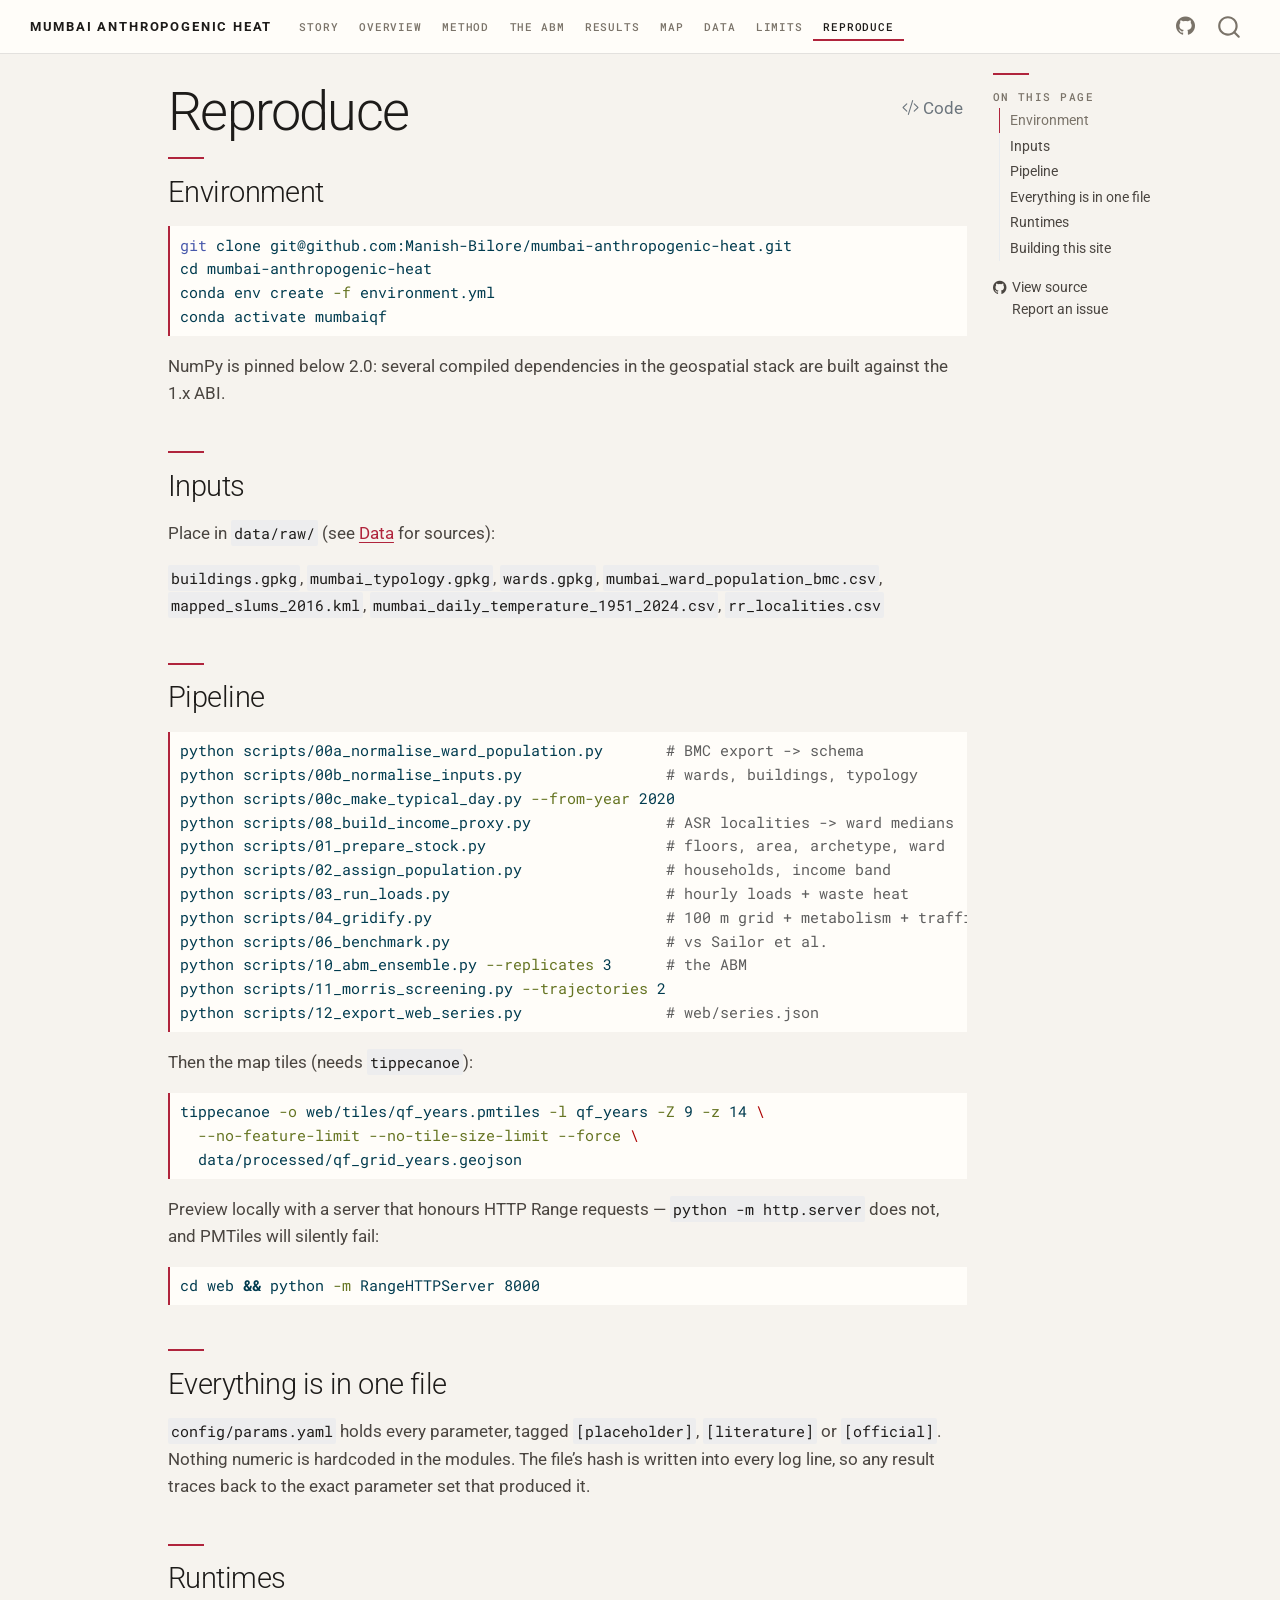
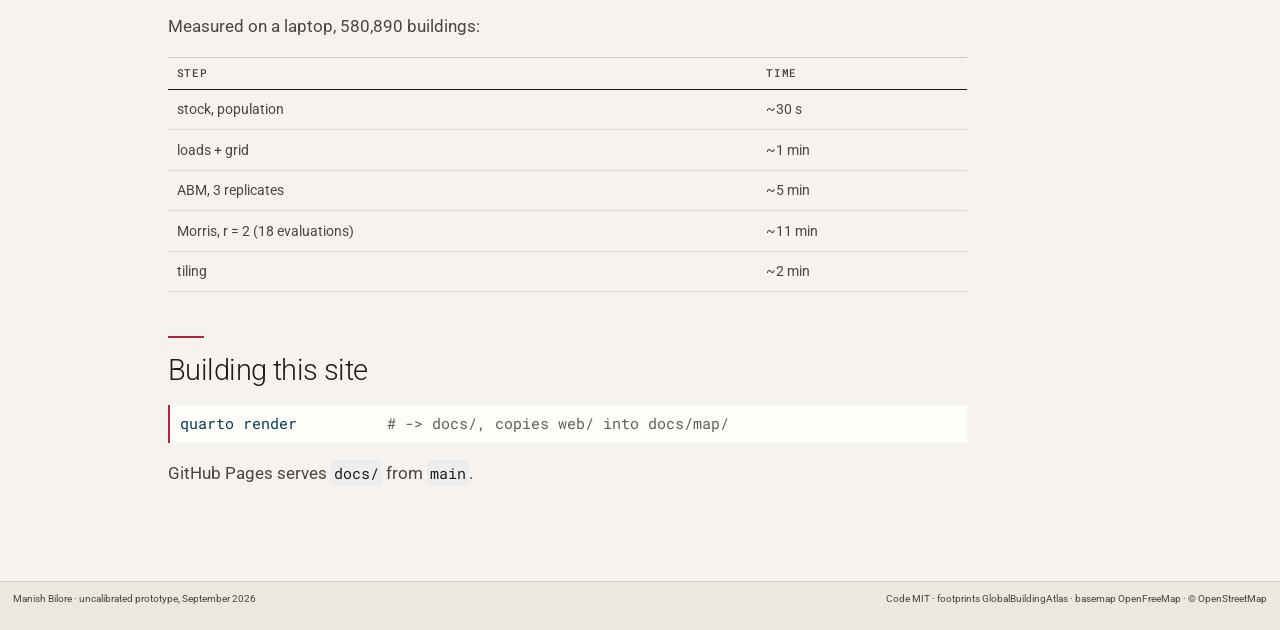
<file: docs/reproduce.html>
<!DOCTYPE html>
<html xmlns="http://www.w3.org/1999/xhtml" lang="en" xml:lang="en"><head>

<meta charset="utf-8">
<meta name="generator" content="quarto-1.9.38">

<meta name="viewport" content="width=device-width, initial-scale=1.0, user-scalable=yes">


<title>Reproduce – Mumbai Anthropogenic Heat</title>
<style>
/* Default styles provided by pandoc.
** See https://pandoc.org/MANUAL.html#variables-for-html for config info.
*/
code{white-space: pre-wrap;}
span.smallcaps{font-variant: small-caps;}
div.columns{display: flex; gap: min(4vw, 1.5em);}
div.column{flex: auto; overflow-x: auto;}
div.hanging-indent{margin-left: 1.5em; text-indent: -1.5em;}
ul.task-list{list-style: none;}
ul.task-list li input[type="checkbox"] {
  width: 0.8em;
  margin: 0 0.8em 0.2em -1em; /* quarto-specific, see https://github.com/quarto-dev/quarto-cli/issues/4556 */ 
  vertical-align: middle;
}
/* CSS for syntax highlighting */
html { -webkit-text-size-adjust: 100%; }
pre > code.sourceCode { white-space: pre; position: relative; }
pre > code.sourceCode > span { display: inline-block; line-height: 1.25; }
pre > code.sourceCode > span:empty { height: 1.2em; }
.sourceCode { overflow: visible; }
code.sourceCode > span { color: inherit; text-decoration: inherit; }
div.sourceCode { margin: 1em 0; }
pre.sourceCode { margin: 0; }
@media screen {
div.sourceCode { overflow: auto; }
}
@media print {
pre > code.sourceCode { white-space: pre-wrap; }
pre > code.sourceCode > span { text-indent: -5em; padding-left: 5em; }
}
pre.numberSource code
  { counter-reset: source-line 0; }
pre.numberSource code > span
  { position: relative; left: -4em; counter-increment: source-line; }
pre.numberSource code > span > a:first-child::before
  { content: counter(source-line);
    position: relative; left: -1em; text-align: right; vertical-align: baseline;
    border: none; display: inline-block;
    -webkit-touch-callout: none; -webkit-user-select: none;
    -khtml-user-select: none; -moz-user-select: none;
    -ms-user-select: none; user-select: none;
    padding: 0 4px; width: 4em;
  }
pre.numberSource { margin-left: 3em;  padding-left: 4px; }
div.sourceCode
  {   }
@media screen {
pre > code.sourceCode > span > a:first-child::before { text-decoration: underline; }
}
</style>


<script src="site_libs/quarto-nav/quarto-nav.js"></script>
<script src="site_libs/quarto-nav/headroom.min.js"></script>
<script src="site_libs/clipboard/clipboard.min.js"></script>
<script src="site_libs/quarto-search/autocomplete.umd.js"></script>
<script src="site_libs/quarto-search/fuse.min.js"></script>
<script src="site_libs/quarto-search/quarto-search.js"></script>
<meta name="quarto:offset" content="./">
<script src="site_libs/quarto-html/quarto.js" type="module"></script>
<script src="site_libs/quarto-html/tabsets/tabsets.js" type="module"></script>
<script src="site_libs/quarto-html/popper.min.js"></script>
<script src="site_libs/quarto-html/tippy.umd.min.js"></script>
<script src="site_libs/quarto-html/anchor.min.js"></script>
<link href="site_libs/quarto-html/tippy.css" rel="stylesheet">
<link href="site_libs/quarto-html/quarto-syntax-highlighting-75e09ceee75a4638f8dcd596d5707f7e.css" rel="stylesheet" id="quarto-text-highlighting-styles">
<script src="site_libs/bootstrap/bootstrap.min.js"></script>
<link href="site_libs/bootstrap/bootstrap-icons.css" rel="stylesheet">
<link href="site_libs/bootstrap/bootstrap-6f5da6d0f882def28ef8f8db1a4c6aea.min.css" rel="stylesheet" append-hash="true" id="quarto-bootstrap" data-mode="light">
<script id="quarto-search-options" type="application/json">{
  "location": "navbar",
  "copy-button": false,
  "collapse-after": 3,
  "panel-placement": "end",
  "type": "overlay",
  "limit": 50,
  "keyboard-shortcut": [
    "f",
    "/",
    "s"
  ],
  "show-item-context": false,
  "language": {
    "search-no-results-text": "No results",
    "search-matching-documents-text": "matching documents",
    "search-copy-link-title": "Copy link to search",
    "search-hide-matches-text": "Hide additional matches",
    "search-more-match-text": "more match in this document",
    "search-more-matches-text": "more matches in this document",
    "search-clear-button-title": "Clear",
    "search-text-placeholder": "",
    "search-detached-cancel-button-title": "Cancel",
    "search-submit-button-title": "Submit",
    "search-label": "Search"
  }
}</script>


</head>

<body class="nav-fixed quarto-light">

<div id="quarto-search-results"></div>
  <header id="quarto-header" class="headroom fixed-top">
    <nav class="navbar navbar-expand-lg " data-bs-theme="dark">
      <div class="navbar-container container-fluid">
      <div class="navbar-brand-container mx-auto">
    <a class="navbar-brand" href="./index.html">
    <span class="navbar-title">Mumbai Anthropogenic Heat</span>
    </a>
  </div>
            <div id="quarto-search" class="" title="Search"></div>
          <button class="navbar-toggler" type="button" data-bs-toggle="collapse" data-bs-target="#navbarCollapse" aria-controls="navbarCollapse" role="menu" aria-expanded="false" aria-label="Toggle navigation" onclick="if (window.quartoToggleHeadroom) { window.quartoToggleHeadroom(); }">
  <span class="navbar-toggler-icon"></span>
</button>
          <div class="collapse navbar-collapse" id="navbarCollapse">
            <ul class="navbar-nav navbar-nav-scroll me-auto">
  <li class="nav-item">
    <a class="nav-link" href="./index.html"> 
<span class="menu-text">Story</span></a>
  </li>  
  <li class="nav-item">
    <a class="nav-link" href="./overview.html"> 
<span class="menu-text">Overview</span></a>
  </li>  
  <li class="nav-item">
    <a class="nav-link" href="./method.html"> 
<span class="menu-text">Method</span></a>
  </li>  
  <li class="nav-item">
    <a class="nav-link" href="./abm.html"> 
<span class="menu-text">The ABM</span></a>
  </li>  
  <li class="nav-item">
    <a class="nav-link" href="./results.html"> 
<span class="menu-text">Results</span></a>
  </li>  
  <li class="nav-item">
    <a class="nav-link" href="./map/index.html"> 
<span class="menu-text">Map</span></a>
  </li>  
  <li class="nav-item">
    <a class="nav-link" href="./data.html"> 
<span class="menu-text">Data</span></a>
  </li>  
  <li class="nav-item">
    <a class="nav-link" href="./limitations.html"> 
<span class="menu-text">Limits</span></a>
  </li>  
  <li class="nav-item">
    <a class="nav-link active" href="./reproduce.html" aria-current="page"> 
<span class="menu-text">Reproduce</span></a>
  </li>  
</ul>
            <ul class="navbar-nav navbar-nav-scroll ms-auto">
  <li class="nav-item compact">
    <a class="nav-link" href="https://github.com/Manish-Bilore/mumbai-anthropogenic-heat"> <i class="bi bi-github" role="img">
</i> 
<span class="menu-text"></span></a>
  </li>  
</ul>
          </div> <!-- /navcollapse -->
            <div class="quarto-navbar-tools">
</div>
      </div> <!-- /container-fluid -->
    </nav>
</header>
<!-- content -->
<div id="quarto-content" class="quarto-container page-columns page-rows-contents page-layout-article page-navbar">
<!-- sidebar -->
<!-- margin-sidebar -->
    <div id="quarto-margin-sidebar" class="sidebar margin-sidebar">
        <nav id="TOC" role="doc-toc" class="toc-active">
    <h2 id="toc-title">On this page</h2>
   
  <ul>
  <li><a href="#environment" id="toc-environment" class="nav-link active" data-scroll-target="#environment">Environment</a></li>
  <li><a href="#inputs" id="toc-inputs" class="nav-link" data-scroll-target="#inputs">Inputs</a></li>
  <li><a href="#pipeline" id="toc-pipeline" class="nav-link" data-scroll-target="#pipeline">Pipeline</a></li>
  <li><a href="#everything-is-in-one-file" id="toc-everything-is-in-one-file" class="nav-link" data-scroll-target="#everything-is-in-one-file">Everything is in one file</a></li>
  <li><a href="#runtimes" id="toc-runtimes" class="nav-link" data-scroll-target="#runtimes">Runtimes</a></li>
  <li><a href="#building-this-site" id="toc-building-this-site" class="nav-link" data-scroll-target="#building-this-site">Building this site</a></li>
  </ul>
<div class="toc-actions"><ul><li><a href="https://github.com/Manish-Bilore/mumbai-anthropogenic-heat/blob/main/reproduce.qmd" class="toc-action"><i class="bi bi-github"></i>View source</a></li><li><a href="https://github.com/Manish-Bilore/mumbai-anthropogenic-heat/issues/new" class="toc-action"><i class="bi empty"></i>Report an issue</a></li></ul></div></nav>
    </div>
<!-- main -->
<main class="content" id="quarto-document-content">

<header id="title-block-header" class="quarto-title-block default">
<div class="quarto-title">
<div class="quarto-title-block"><div><h1 class="title">Reproduce</h1><button type="button" class="btn code-tools-button" id="quarto-code-tools-source"><i class="bi"></i> Code</button></div></div>
</div>



<div class="quarto-title-meta">

    
  
    
  </div>
  


</header>


<section id="environment" class="level2">
<h2 class="anchored" data-anchor-id="environment">Environment</h2>
<div class="code-copy-outer-scaffold"><div class="sourceCode" id="cb1"><pre class="sourceCode bash code-with-copy"><code class="sourceCode bash"><span id="cb1-1"><a href="#cb1-1" aria-hidden="true" tabindex="-1"></a><span class="fu">git</span> clone git@github.com:Manish-Bilore/mumbai-anthropogenic-heat.git</span>
<span id="cb1-2"><a href="#cb1-2" aria-hidden="true" tabindex="-1"></a><span class="bu">cd</span> mumbai-anthropogenic-heat</span>
<span id="cb1-3"><a href="#cb1-3" aria-hidden="true" tabindex="-1"></a><span class="ex">conda</span> env create <span class="at">-f</span> environment.yml</span>
<span id="cb1-4"><a href="#cb1-4" aria-hidden="true" tabindex="-1"></a><span class="ex">conda</span> activate mumbaiqf</span></code></pre></div><button title="Copy to Clipboard" class="code-copy-button"><i class="bi"></i></button></div>
<p>NumPy is pinned below 2.0: several compiled dependencies in the geospatial stack are built against the 1.x ABI.</p>
</section>
<section id="inputs" class="level2">
<h2 class="anchored" data-anchor-id="inputs">Inputs</h2>
<p>Place in <code>data/raw/</code> (see <a href="./data.html">Data</a> for sources):</p>
<p><code>buildings.gpkg</code>, <code>mumbai_typology.gpkg</code>, <code>wards.gpkg</code>, <code>mumbai_ward_population_bmc.csv</code>, <code>mapped_slums_2016.kml</code>, <code>mumbai_daily_temperature_1951_2024.csv</code>, <code>rr_localities.csv</code></p>
</section>
<section id="pipeline" class="level2">
<h2 class="anchored" data-anchor-id="pipeline">Pipeline</h2>
<div class="code-copy-outer-scaffold"><div class="sourceCode" id="cb2"><pre class="sourceCode bash code-with-copy"><code class="sourceCode bash"><span id="cb2-1"><a href="#cb2-1" aria-hidden="true" tabindex="-1"></a><span class="ex">python</span> scripts/00a_normalise_ward_population.py       <span class="co"># BMC export -&gt; schema</span></span>
<span id="cb2-2"><a href="#cb2-2" aria-hidden="true" tabindex="-1"></a><span class="ex">python</span> scripts/00b_normalise_inputs.py                <span class="co"># wards, buildings, typology</span></span>
<span id="cb2-3"><a href="#cb2-3" aria-hidden="true" tabindex="-1"></a><span class="ex">python</span> scripts/00c_make_typical_day.py <span class="at">--from-year</span> 2020</span>
<span id="cb2-4"><a href="#cb2-4" aria-hidden="true" tabindex="-1"></a><span class="ex">python</span> scripts/08_build_income_proxy.py               <span class="co"># ASR localities -&gt; ward medians</span></span>
<span id="cb2-5"><a href="#cb2-5" aria-hidden="true" tabindex="-1"></a><span class="ex">python</span> scripts/01_prepare_stock.py                    <span class="co"># floors, area, archetype, ward</span></span>
<span id="cb2-6"><a href="#cb2-6" aria-hidden="true" tabindex="-1"></a><span class="ex">python</span> scripts/02_assign_population.py                <span class="co"># households, income band</span></span>
<span id="cb2-7"><a href="#cb2-7" aria-hidden="true" tabindex="-1"></a><span class="ex">python</span> scripts/03_run_loads.py                        <span class="co"># hourly loads + waste heat</span></span>
<span id="cb2-8"><a href="#cb2-8" aria-hidden="true" tabindex="-1"></a><span class="ex">python</span> scripts/04_gridify.py                          <span class="co"># 100 m grid + metabolism + traffic</span></span>
<span id="cb2-9"><a href="#cb2-9" aria-hidden="true" tabindex="-1"></a><span class="ex">python</span> scripts/06_benchmark.py                        <span class="co"># vs Sailor et al.</span></span>
<span id="cb2-10"><a href="#cb2-10" aria-hidden="true" tabindex="-1"></a><span class="ex">python</span> scripts/10_abm_ensemble.py <span class="at">--replicates</span> 3      <span class="co"># the ABM</span></span>
<span id="cb2-11"><a href="#cb2-11" aria-hidden="true" tabindex="-1"></a><span class="ex">python</span> scripts/11_morris_screening.py <span class="at">--trajectories</span> 2</span>
<span id="cb2-12"><a href="#cb2-12" aria-hidden="true" tabindex="-1"></a><span class="ex">python</span> scripts/12_export_web_series.py                <span class="co"># web/series.json</span></span></code></pre></div><button title="Copy to Clipboard" class="code-copy-button"><i class="bi"></i></button></div>
<p>Then the map tiles (needs <code>tippecanoe</code>):</p>
<div class="code-copy-outer-scaffold"><div class="sourceCode" id="cb3"><pre class="sourceCode bash code-with-copy"><code class="sourceCode bash"><span id="cb3-1"><a href="#cb3-1" aria-hidden="true" tabindex="-1"></a><span class="ex">tippecanoe</span> <span class="at">-o</span> web/tiles/qf_years.pmtiles <span class="at">-l</span> qf_years <span class="at">-Z</span> 9 <span class="at">-z</span> 14 <span class="dt">\</span></span>
<span id="cb3-2"><a href="#cb3-2" aria-hidden="true" tabindex="-1"></a>  <span class="at">--no-feature-limit</span> <span class="at">--no-tile-size-limit</span> <span class="at">--force</span> <span class="dt">\</span></span>
<span id="cb3-3"><a href="#cb3-3" aria-hidden="true" tabindex="-1"></a>  data/processed/qf_grid_years.geojson</span></code></pre></div><button title="Copy to Clipboard" class="code-copy-button"><i class="bi"></i></button></div>
<p>Preview locally with a server that honours HTTP Range requests — <code>python -m http.server</code> does not, and PMTiles will silently fail:</p>
<div class="code-copy-outer-scaffold"><div class="sourceCode" id="cb4"><pre class="sourceCode bash code-with-copy"><code class="sourceCode bash"><span id="cb4-1"><a href="#cb4-1" aria-hidden="true" tabindex="-1"></a><span class="bu">cd</span> web <span class="kw">&amp;&amp;</span> <span class="ex">python</span> <span class="at">-m</span> RangeHTTPServer 8000</span></code></pre></div><button title="Copy to Clipboard" class="code-copy-button"><i class="bi"></i></button></div>
</section>
<section id="everything-is-in-one-file" class="level2">
<h2 class="anchored" data-anchor-id="everything-is-in-one-file">Everything is in one file</h2>
<p><code>config/params.yaml</code> holds every parameter, tagged <code>[placeholder]</code>, <code>[literature]</code> or <code>[official]</code>. Nothing numeric is hardcoded in the modules. The file’s hash is written into every log line, so any result traces back to the exact parameter set that produced it.</p>
</section>
<section id="runtimes" class="level2">
<h2 class="anchored" data-anchor-id="runtimes">Runtimes</h2>
<p>Measured on a laptop, 580,890 buildings:</p>
<table class="caption-top table">
<thead>
<tr class="header">
<th>step</th>
<th>time</th>
</tr>
</thead>
<tbody>
<tr class="odd">
<td>stock, population</td>
<td>~30 s</td>
</tr>
<tr class="even">
<td>loads + grid</td>
<td>~1 min</td>
</tr>
<tr class="odd">
<td>ABM, 3 replicates</td>
<td>~5 min</td>
</tr>
<tr class="even">
<td>Morris, r = 2 (18 evaluations)</td>
<td>~11 min</td>
</tr>
<tr class="odd">
<td>tiling</td>
<td>~2 min</td>
</tr>
</tbody>
</table>
</section>
<section id="building-this-site" class="level2">
<h2 class="anchored" data-anchor-id="building-this-site">Building this site</h2>
<div class="code-copy-outer-scaffold"><div class="sourceCode" id="cb5"><pre class="sourceCode bash code-with-copy"><code class="sourceCode bash"><span id="cb5-1"><a href="#cb5-1" aria-hidden="true" tabindex="-1"></a><span class="ex">quarto</span> render          <span class="co"># -&gt; docs/, copies web/ into docs/map/</span></span></code></pre></div><button title="Copy to Clipboard" class="code-copy-button"><i class="bi"></i></button></div>
<p>GitHub Pages serves <code>docs/</code> from <code>main</code>.</p>


<!-- -->

</section>

</main> <!-- /main -->
<script id="quarto-html-after-body" type="application/javascript">
  window.document.addEventListener("DOMContentLoaded", function (event) {
    const icon = "";
    const anchorJS = new window.AnchorJS();
    anchorJS.options = {
      placement: 'right',
      icon: icon
    };
    anchorJS.add('.anchored');
    const isCodeAnnotation = (el) => {
      for (const clz of el.classList) {
        if (clz.startsWith('code-annotation-')) {                     
          return true;
        }
      }
      return false;
    }
    const onCopySuccess = function(e) {
      // button target
      const button = e.trigger;
      // don't keep focus
      button.blur();
      // flash "checked"
      button.classList.add('code-copy-button-checked');
      var currentTitle = button.getAttribute("title");
      button.setAttribute("title", "Copied!");
      let tooltip;
      if (window.bootstrap) {
        button.setAttribute("data-bs-toggle", "tooltip");
        button.setAttribute("data-bs-placement", "left");
        button.setAttribute("data-bs-title", "Copied!");
        tooltip = new bootstrap.Tooltip(button, 
          { trigger: "manual", 
            customClass: "code-copy-button-tooltip",
            offset: [0, -8]});
        tooltip.show();    
      }
      setTimeout(function() {
        if (tooltip) {
          tooltip.hide();
          button.removeAttribute("data-bs-title");
          button.removeAttribute("data-bs-toggle");
          button.removeAttribute("data-bs-placement");
        }
        button.setAttribute("title", currentTitle);
        button.classList.remove('code-copy-button-checked');
      }, 1000);
      // clear code selection
      e.clearSelection();
    }
    const getTextToCopy = function(trigger) {
      const outerScaffold = trigger.parentElement.cloneNode(true);
      const codeEl = outerScaffold.querySelector('code');
      for (const childEl of codeEl.children) {
        if (isCodeAnnotation(childEl)) {
          childEl.remove();
        }
      }
      return codeEl.innerText;
    }
    const clipboard = new window.ClipboardJS('.code-copy-button:not([data-in-quarto-modal])', {
      text: getTextToCopy
    });
    clipboard.on('success', onCopySuccess);
    if (window.document.getElementById('quarto-embedded-source-code-modal')) {
      const clipboardModal = new window.ClipboardJS('.code-copy-button[data-in-quarto-modal]', {
        text: getTextToCopy,
        container: window.document.getElementById('quarto-embedded-source-code-modal')
      });
      clipboardModal.on('success', onCopySuccess);
    }
    const viewSource = window.document.getElementById('quarto-view-source') ||
                       window.document.getElementById('quarto-code-tools-source');
    if (viewSource) {
      const sourceUrl = viewSource.getAttribute("data-quarto-source-url");
      viewSource.addEventListener("click", function(e) {
        if (sourceUrl) {
          // rstudio viewer pane
          if (/\bcapabilities=\b/.test(window.location)) {
            window.open(sourceUrl);
          } else {
            window.location.href = sourceUrl;
          }
        } else {
          const modal = new bootstrap.Modal(document.getElementById('quarto-embedded-source-code-modal'));
          modal.show();
        }
        return false;
      });
    }
    function toggleCodeHandler(show) {
      return function(e) {
        const detailsSrc = window.document.querySelectorAll(".cell > details > .sourceCode");
        for (let i=0; i<detailsSrc.length; i++) {
          const details = detailsSrc[i].parentElement;
          if (show) {
            details.open = true;
          } else {
            details.removeAttribute("open");
          }
        }
        const cellCodeDivs = window.document.querySelectorAll(".cell > .sourceCode");
        const fromCls = show ? "hidden" : "unhidden";
        const toCls = show ? "unhidden" : "hidden";
        for (let i=0; i<cellCodeDivs.length; i++) {
          const codeDiv = cellCodeDivs[i];
          if (codeDiv.classList.contains(fromCls)) {
            codeDiv.classList.remove(fromCls);
            codeDiv.classList.add(toCls);
          } 
        }
        return false;
      }
    }
    const hideAllCode = window.document.getElementById("quarto-hide-all-code");
    if (hideAllCode) {
      hideAllCode.addEventListener("click", toggleCodeHandler(false));
    }
    const showAllCode = window.document.getElementById("quarto-show-all-code");
    if (showAllCode) {
      showAllCode.addEventListener("click", toggleCodeHandler(true));
    }
      var localhostRegex = new RegExp(/^(?:http|https):\/\/localhost\:?[0-9]*\//);
      var mailtoRegex = new RegExp(/^mailto:/);
        var filterRegex = new RegExp("https:\/\/manish-bilore\.github\.io\/mumbai-anthropogenic-heat\/");
      var isInternal = (href) => {
          return filterRegex.test(href) || localhostRegex.test(href) || mailtoRegex.test(href);
      }
      // Inspect non-navigation links and adorn them if external
     var links = window.document.querySelectorAll('a[href]:not(.nav-link):not(.navbar-brand):not(.toc-action):not(.sidebar-link):not(.sidebar-item-toggle):not(.pagination-link):not(.no-external):not([aria-hidden]):not(.dropdown-item):not(.quarto-navigation-tool):not(.about-link)');
      for (var i=0; i<links.length; i++) {
        const link = links[i];
        if (!isInternal(link.href)) {
          // undo the damage that might have been done by quarto-nav.js in the case of
          // links that we want to consider external
          if (link.dataset.originalHref !== undefined) {
            link.href = link.dataset.originalHref;
          }
            // target, if specified
            link.setAttribute("target", "_blank");
            if (link.getAttribute("rel") === null) {
              link.setAttribute("rel", "noopener");
            }
        }
      }
    function tippyHover(el, contentFn, onTriggerFn, onUntriggerFn) {
      const config = {
        allowHTML: true,
        maxWidth: 500,
        delay: 100,
        arrow: false,
        appendTo: function(el) {
            return el.parentElement;
        },
        interactive: true,
        interactiveBorder: 10,
        theme: 'quarto',
        placement: 'bottom-start',
      };
      if (contentFn) {
        config.content = contentFn;
      }
      if (onTriggerFn) {
        config.onTrigger = onTriggerFn;
      }
      if (onUntriggerFn) {
        config.onUntrigger = onUntriggerFn;
      }
      window.tippy(el, config); 
    }
    const noterefs = window.document.querySelectorAll('a[role="doc-noteref"]');
    for (var i=0; i<noterefs.length; i++) {
      const ref = noterefs[i];
      tippyHover(ref, function() {
        // use id or data attribute instead here
        let href = ref.getAttribute('data-footnote-href') || ref.getAttribute('href');
        try { href = new URL(href).hash; } catch {}
        const id = href.replace(/^#\/?/, "");
        const note = window.document.getElementById(id);
        if (note) {
          return note.innerHTML;
        } else {
          return "";
        }
      });
    }
    const xrefs = window.document.querySelectorAll('a.quarto-xref');
    const processXRef = (id, note) => {
      // Strip column container classes
      const stripColumnClz = (el) => {
        el.classList.remove("page-full", "page-columns");
        if (el.children) {
          for (const child of el.children) {
            stripColumnClz(child);
          }
        }
      }
      stripColumnClz(note)
      if (id === null || id.startsWith('sec-')) {
        // Special case sections, only their first couple elements
        const container = document.createElement("div");
        if (note.children && note.children.length > 2) {
          container.appendChild(note.children[0].cloneNode(true));
          for (let i = 1; i < note.children.length; i++) {
            const child = note.children[i];
            if (child.tagName === "P" && child.innerText === "") {
              continue;
            } else {
              container.appendChild(child.cloneNode(true));
              break;
            }
          }
          if (window.Quarto?.typesetMath) {
            window.Quarto.typesetMath(container);
          }
          return container.innerHTML
        } else {
          if (window.Quarto?.typesetMath) {
            window.Quarto.typesetMath(note);
          }
          return note.innerHTML;
        }
      } else {
        // Remove any anchor links if they are present
        const anchorLink = note.querySelector('a.anchorjs-link');
        if (anchorLink) {
          anchorLink.remove();
        }
        if (window.Quarto?.typesetMath) {
          window.Quarto.typesetMath(note);
        }
        if (note.classList.contains("callout")) {
          return note.outerHTML;
        } else {
          return note.innerHTML;
        }
      }
    }
    for (var i=0; i<xrefs.length; i++) {
      const xref = xrefs[i];
      tippyHover(xref, undefined, function(instance) {
        instance.disable();
        let url = xref.getAttribute('href');
        let hash = undefined; 
        if (url.startsWith('#')) {
          hash = url;
        } else {
          try { hash = new URL(url).hash; } catch {}
        }
        if (hash) {
          const id = hash.replace(/^#\/?/, "");
          const note = window.document.getElementById(id);
          if (note !== null) {
            try {
              const html = processXRef(id, note.cloneNode(true));
              instance.setContent(html);
            } finally {
              instance.enable();
              instance.show();
            }
          } else {
            // See if we can fetch this
            fetch(url.split('#')[0])
            .then(res => res.text())
            .then(html => {
              const parser = new DOMParser();
              const htmlDoc = parser.parseFromString(html, "text/html");
              const note = htmlDoc.getElementById(id);
              if (note !== null) {
                const html = processXRef(id, note);
                instance.setContent(html);
              } 
            }).finally(() => {
              instance.enable();
              instance.show();
            });
          }
        } else {
          // See if we can fetch a full url (with no hash to target)
          // This is a special case and we should probably do some content thinning / targeting
          fetch(url)
          .then(res => res.text())
          .then(html => {
            const parser = new DOMParser();
            const htmlDoc = parser.parseFromString(html, "text/html");
            const note = htmlDoc.querySelector('main.content');
            if (note !== null) {
              // This should only happen for chapter cross references
              // (since there is no id in the URL)
              // remove the first header
              if (note.children.length > 0 && note.children[0].tagName === "HEADER") {
                note.children[0].remove();
              }
              const html = processXRef(null, note);
              instance.setContent(html);
            } 
          }).finally(() => {
            instance.enable();
            instance.show();
          });
        }
      }, function(instance) {
      });
    }
        let selectedAnnoteEl;
        const selectorForAnnotation = ( cell, annotation) => {
          let cellAttr = 'data-code-cell="' + cell + '"';
          let lineAttr = 'data-code-annotation="' +  annotation + '"';
          const selector = 'span[' + cellAttr + '][' + lineAttr + ']';
          return selector;
        }
        const selectCodeLines = (annoteEl) => {
          const doc = window.document;
          const targetCell = annoteEl.getAttribute("data-target-cell");
          const targetAnnotation = annoteEl.getAttribute("data-target-annotation");
          const annoteSpan = window.document.querySelector(selectorForAnnotation(targetCell, targetAnnotation));
          const lines = annoteSpan.getAttribute("data-code-lines").split(",");
          const lineIds = lines.map((line) => {
            return targetCell + "-" + line;
          })
          let top = null;
          let height = null;
          let parent = null;
          if (lineIds.length > 0) {
              //compute the position of the single el (top and bottom and make a div)
              const el = window.document.getElementById(lineIds[0]);
              top = el.offsetTop;
              height = el.offsetHeight;
              parent = el.parentElement.parentElement;
            if (lineIds.length > 1) {
              const lastEl = window.document.getElementById(lineIds[lineIds.length - 1]);
              const bottom = lastEl.offsetTop + lastEl.offsetHeight;
              height = bottom - top;
            }
            if (top !== null && height !== null && parent !== null) {
              // cook up a div (if necessary) and position it 
              let div = window.document.getElementById("code-annotation-line-highlight");
              if (div === null) {
                div = window.document.createElement("div");
                div.setAttribute("id", "code-annotation-line-highlight");
                div.style.position = 'absolute';
                parent.appendChild(div);
              }
              div.style.top = top - 2 + "px";
              div.style.height = height + 4 + "px";
              div.style.left = 0;
              let gutterDiv = window.document.getElementById("code-annotation-line-highlight-gutter");
              if (gutterDiv === null) {
                gutterDiv = window.document.createElement("div");
                gutterDiv.setAttribute("id", "code-annotation-line-highlight-gutter");
                gutterDiv.style.position = 'absolute';
                const codeCell = window.document.getElementById(targetCell);
                const gutter = codeCell.querySelector('.code-annotation-gutter');
                gutter.appendChild(gutterDiv);
              }
              gutterDiv.style.top = top - 2 + "px";
              gutterDiv.style.height = height + 4 + "px";
            }
            selectedAnnoteEl = annoteEl;
          }
        };
        const unselectCodeLines = () => {
          const elementsIds = ["code-annotation-line-highlight", "code-annotation-line-highlight-gutter"];
          elementsIds.forEach((elId) => {
            const div = window.document.getElementById(elId);
            if (div) {
              div.remove();
            }
          });
          selectedAnnoteEl = undefined;
        };
          // Handle positioning of the toggle
      window.addEventListener(
        "resize",
        throttle(() => {
          elRect = undefined;
          if (selectedAnnoteEl) {
            selectCodeLines(selectedAnnoteEl);
          }
        }, 10)
      );
      function throttle(fn, ms) {
      let throttle = false;
      let timer;
        return (...args) => {
          if(!throttle) { // first call gets through
              fn.apply(this, args);
              throttle = true;
          } else { // all the others get throttled
              if(timer) clearTimeout(timer); // cancel #2
              timer = setTimeout(() => {
                fn.apply(this, args);
                timer = throttle = false;
              }, ms);
          }
        };
      }
        // Attach click handler to the DT
        const annoteDls = window.document.querySelectorAll('dt[data-target-cell]');
        for (const annoteDlNode of annoteDls) {
          annoteDlNode.addEventListener('click', (event) => {
            const clickedEl = event.target;
            if (clickedEl !== selectedAnnoteEl) {
              unselectCodeLines();
              const activeEl = window.document.querySelector('dt[data-target-cell].code-annotation-active');
              if (activeEl) {
                activeEl.classList.remove('code-annotation-active');
              }
              selectCodeLines(clickedEl);
              clickedEl.classList.add('code-annotation-active');
            } else {
              // Unselect the line
              unselectCodeLines();
              clickedEl.classList.remove('code-annotation-active');
            }
          });
        }
    const findCites = (el) => {
      const parentEl = el.parentElement;
      if (parentEl) {
        const cites = parentEl.dataset.cites;
        if (cites) {
          return {
            el,
            cites: cites.split(' ')
          };
        } else {
          return findCites(el.parentElement)
        }
      } else {
        return undefined;
      }
    };
    var bibliorefs = window.document.querySelectorAll('a[role="doc-biblioref"]');
    for (var i=0; i<bibliorefs.length; i++) {
      const ref = bibliorefs[i];
      const citeInfo = findCites(ref);
      if (citeInfo) {
        tippyHover(citeInfo.el, function() {
          var popup = window.document.createElement('div');
          citeInfo.cites.forEach(function(cite) {
            var citeDiv = window.document.createElement('div');
            citeDiv.classList.add('hanging-indent');
            citeDiv.classList.add('csl-entry');
            var biblioDiv = window.document.getElementById('ref-' + cite);
            if (biblioDiv) {
              citeDiv.innerHTML = biblioDiv.innerHTML;
            }
            popup.appendChild(citeDiv);
          });
          return popup.innerHTML;
        });
      }
    }
  });
  </script><div class="modal fade" id="quarto-embedded-source-code-modal" tabindex="-1" aria-labelledby="quarto-embedded-source-code-modal-label" aria-hidden="true"><div class="modal-dialog modal-dialog-scrollable"><div class="modal-content"><div class="modal-header"><h5 class="modal-title" id="quarto-embedded-source-code-modal-label">Source Code</h5><button class="btn-close" data-bs-dismiss="modal"></button></div><div class="modal-body"><div class="">
<div class="code-copy-outer-scaffold"><div class="sourceCode" id="cb6" data-shortcodes="false"><pre class="sourceCode markdown code-with-copy"><code class="sourceCode markdown"><span id="cb6-1"><a href="#cb6-1" aria-hidden="true" tabindex="-1"></a><span class="co">---</span></span>
<span id="cb6-2"><a href="#cb6-2" aria-hidden="true" tabindex="-1"></a><span class="an">title:</span><span class="co"> "Reproduce"</span></span>
<span id="cb6-3"><a href="#cb6-3" aria-hidden="true" tabindex="-1"></a><span class="co">---</span></span>
<span id="cb6-4"><a href="#cb6-4" aria-hidden="true" tabindex="-1"></a></span>
<span id="cb6-5"><a href="#cb6-5" aria-hidden="true" tabindex="-1"></a><span class="fu">## Environment</span></span>
<span id="cb6-6"><a href="#cb6-6" aria-hidden="true" tabindex="-1"></a></span>
<span id="cb6-7"><a href="#cb6-7" aria-hidden="true" tabindex="-1"></a><span class="in">```bash</span></span>
<span id="cb6-8"><a href="#cb6-8" aria-hidden="true" tabindex="-1"></a><span class="fu">git</span> clone git@github.com:Manish-Bilore/mumbai-anthropogenic-heat.git</span>
<span id="cb6-9"><a href="#cb6-9" aria-hidden="true" tabindex="-1"></a><span class="bu">cd</span> mumbai-anthropogenic-heat</span>
<span id="cb6-10"><a href="#cb6-10" aria-hidden="true" tabindex="-1"></a><span class="ex">conda</span> env create <span class="at">-f</span> environment.yml</span>
<span id="cb6-11"><a href="#cb6-11" aria-hidden="true" tabindex="-1"></a><span class="ex">conda</span> activate mumbaiqf</span>
<span id="cb6-12"><a href="#cb6-12" aria-hidden="true" tabindex="-1"></a><span class="in">```</span></span>
<span id="cb6-13"><a href="#cb6-13" aria-hidden="true" tabindex="-1"></a></span>
<span id="cb6-14"><a href="#cb6-14" aria-hidden="true" tabindex="-1"></a>NumPy is pinned below 2.0: several compiled dependencies in the geospatial stack are built</span>
<span id="cb6-15"><a href="#cb6-15" aria-hidden="true" tabindex="-1"></a>against the 1.x ABI.</span>
<span id="cb6-16"><a href="#cb6-16" aria-hidden="true" tabindex="-1"></a></span>
<span id="cb6-17"><a href="#cb6-17" aria-hidden="true" tabindex="-1"></a><span class="fu">## Inputs</span></span>
<span id="cb6-18"><a href="#cb6-18" aria-hidden="true" tabindex="-1"></a></span>
<span id="cb6-19"><a href="#cb6-19" aria-hidden="true" tabindex="-1"></a>Place in <span class="in">`data/raw/`</span> (see <span class="co">[</span><span class="ot">Data</span><span class="co">](data.qmd)</span> for sources):</span>
<span id="cb6-20"><a href="#cb6-20" aria-hidden="true" tabindex="-1"></a></span>
<span id="cb6-21"><a href="#cb6-21" aria-hidden="true" tabindex="-1"></a><span class="in">`buildings.gpkg`</span>, <span class="in">`mumbai_typology.gpkg`</span>, <span class="in">`wards.gpkg`</span>,</span>
<span id="cb6-22"><a href="#cb6-22" aria-hidden="true" tabindex="-1"></a><span class="in">`mumbai_ward_population_bmc.csv`</span>, <span class="in">`mapped_slums_2016.kml`</span>,</span>
<span id="cb6-23"><a href="#cb6-23" aria-hidden="true" tabindex="-1"></a><span class="in">`mumbai_daily_temperature_1951_2024.csv`</span>, <span class="in">`rr_localities.csv`</span></span>
<span id="cb6-24"><a href="#cb6-24" aria-hidden="true" tabindex="-1"></a></span>
<span id="cb6-25"><a href="#cb6-25" aria-hidden="true" tabindex="-1"></a><span class="fu">## Pipeline</span></span>
<span id="cb6-26"><a href="#cb6-26" aria-hidden="true" tabindex="-1"></a></span>
<span id="cb6-27"><a href="#cb6-27" aria-hidden="true" tabindex="-1"></a><span class="in">```bash</span></span>
<span id="cb6-28"><a href="#cb6-28" aria-hidden="true" tabindex="-1"></a><span class="ex">python</span> scripts/00a_normalise_ward_population.py       <span class="co"># BMC export -&gt; schema</span></span>
<span id="cb6-29"><a href="#cb6-29" aria-hidden="true" tabindex="-1"></a><span class="ex">python</span> scripts/00b_normalise_inputs.py                <span class="co"># wards, buildings, typology</span></span>
<span id="cb6-30"><a href="#cb6-30" aria-hidden="true" tabindex="-1"></a><span class="ex">python</span> scripts/00c_make_typical_day.py <span class="at">--from-year</span> 2020</span>
<span id="cb6-31"><a href="#cb6-31" aria-hidden="true" tabindex="-1"></a><span class="ex">python</span> scripts/08_build_income_proxy.py               <span class="co"># ASR localities -&gt; ward medians</span></span>
<span id="cb6-32"><a href="#cb6-32" aria-hidden="true" tabindex="-1"></a><span class="ex">python</span> scripts/01_prepare_stock.py                    <span class="co"># floors, area, archetype, ward</span></span>
<span id="cb6-33"><a href="#cb6-33" aria-hidden="true" tabindex="-1"></a><span class="ex">python</span> scripts/02_assign_population.py                <span class="co"># households, income band</span></span>
<span id="cb6-34"><a href="#cb6-34" aria-hidden="true" tabindex="-1"></a><span class="ex">python</span> scripts/03_run_loads.py                        <span class="co"># hourly loads + waste heat</span></span>
<span id="cb6-35"><a href="#cb6-35" aria-hidden="true" tabindex="-1"></a><span class="ex">python</span> scripts/04_gridify.py                          <span class="co"># 100 m grid + metabolism + traffic</span></span>
<span id="cb6-36"><a href="#cb6-36" aria-hidden="true" tabindex="-1"></a><span class="ex">python</span> scripts/06_benchmark.py                        <span class="co"># vs Sailor et al.</span></span>
<span id="cb6-37"><a href="#cb6-37" aria-hidden="true" tabindex="-1"></a><span class="ex">python</span> scripts/10_abm_ensemble.py <span class="at">--replicates</span> 3      <span class="co"># the ABM</span></span>
<span id="cb6-38"><a href="#cb6-38" aria-hidden="true" tabindex="-1"></a><span class="ex">python</span> scripts/11_morris_screening.py <span class="at">--trajectories</span> 2</span>
<span id="cb6-39"><a href="#cb6-39" aria-hidden="true" tabindex="-1"></a><span class="ex">python</span> scripts/12_export_web_series.py                <span class="co"># web/series.json</span></span>
<span id="cb6-40"><a href="#cb6-40" aria-hidden="true" tabindex="-1"></a><span class="in">```</span></span>
<span id="cb6-41"><a href="#cb6-41" aria-hidden="true" tabindex="-1"></a></span>
<span id="cb6-42"><a href="#cb6-42" aria-hidden="true" tabindex="-1"></a>Then the map tiles (needs <span class="in">`tippecanoe`</span>):</span>
<span id="cb6-43"><a href="#cb6-43" aria-hidden="true" tabindex="-1"></a></span>
<span id="cb6-44"><a href="#cb6-44" aria-hidden="true" tabindex="-1"></a><span class="in">```bash</span></span>
<span id="cb6-45"><a href="#cb6-45" aria-hidden="true" tabindex="-1"></a><span class="ex">tippecanoe</span> <span class="at">-o</span> web/tiles/qf_years.pmtiles <span class="at">-l</span> qf_years <span class="at">-Z</span> 9 <span class="at">-z</span> 14 <span class="dt">\</span></span>
<span id="cb6-46"><a href="#cb6-46" aria-hidden="true" tabindex="-1"></a>  <span class="at">--no-feature-limit</span> <span class="at">--no-tile-size-limit</span> <span class="at">--force</span> <span class="dt">\</span></span>
<span id="cb6-47"><a href="#cb6-47" aria-hidden="true" tabindex="-1"></a>  data/processed/qf_grid_years.geojson</span>
<span id="cb6-48"><a href="#cb6-48" aria-hidden="true" tabindex="-1"></a><span class="in">```</span></span>
<span id="cb6-49"><a href="#cb6-49" aria-hidden="true" tabindex="-1"></a></span>
<span id="cb6-50"><a href="#cb6-50" aria-hidden="true" tabindex="-1"></a>Preview locally with a server that honours HTTP Range requests — <span class="in">`python -m http.server`</span></span>
<span id="cb6-51"><a href="#cb6-51" aria-hidden="true" tabindex="-1"></a>does not, and PMTiles will silently fail:</span>
<span id="cb6-52"><a href="#cb6-52" aria-hidden="true" tabindex="-1"></a></span>
<span id="cb6-53"><a href="#cb6-53" aria-hidden="true" tabindex="-1"></a><span class="in">```bash</span></span>
<span id="cb6-54"><a href="#cb6-54" aria-hidden="true" tabindex="-1"></a><span class="bu">cd</span> web <span class="kw">&amp;&amp;</span> <span class="ex">python</span> <span class="at">-m</span> RangeHTTPServer 8000</span>
<span id="cb6-55"><a href="#cb6-55" aria-hidden="true" tabindex="-1"></a><span class="in">```</span></span>
<span id="cb6-56"><a href="#cb6-56" aria-hidden="true" tabindex="-1"></a></span>
<span id="cb6-57"><a href="#cb6-57" aria-hidden="true" tabindex="-1"></a><span class="fu">## Everything is in one file</span></span>
<span id="cb6-58"><a href="#cb6-58" aria-hidden="true" tabindex="-1"></a></span>
<span id="cb6-59"><a href="#cb6-59" aria-hidden="true" tabindex="-1"></a><span class="in">`config/params.yaml`</span> holds every parameter, tagged <span class="in">`[placeholder]`</span>, <span class="in">`[literature]`</span> or</span>
<span id="cb6-60"><a href="#cb6-60" aria-hidden="true" tabindex="-1"></a><span class="in">`[official]`</span>. Nothing numeric is hardcoded in the modules. The file's hash is written into</span>
<span id="cb6-61"><a href="#cb6-61" aria-hidden="true" tabindex="-1"></a>every log line, so any result traces back to the exact parameter set that produced it.</span>
<span id="cb6-62"><a href="#cb6-62" aria-hidden="true" tabindex="-1"></a></span>
<span id="cb6-63"><a href="#cb6-63" aria-hidden="true" tabindex="-1"></a><span class="fu">## Runtimes</span></span>
<span id="cb6-64"><a href="#cb6-64" aria-hidden="true" tabindex="-1"></a></span>
<span id="cb6-65"><a href="#cb6-65" aria-hidden="true" tabindex="-1"></a>Measured on a laptop, 580,890 buildings:</span>
<span id="cb6-66"><a href="#cb6-66" aria-hidden="true" tabindex="-1"></a></span>
<span id="cb6-67"><a href="#cb6-67" aria-hidden="true" tabindex="-1"></a><span class="pp">|</span> step <span class="pp">|</span> time <span class="pp">|</span></span>
<span id="cb6-68"><a href="#cb6-68" aria-hidden="true" tabindex="-1"></a><span class="pp">|---|---|</span></span>
<span id="cb6-69"><a href="#cb6-69" aria-hidden="true" tabindex="-1"></a><span class="pp">|</span> stock, population <span class="pp">|</span> ~30 s <span class="pp">|</span></span>
<span id="cb6-70"><a href="#cb6-70" aria-hidden="true" tabindex="-1"></a><span class="pp">|</span> loads + grid <span class="pp">|</span> ~1 min <span class="pp">|</span></span>
<span id="cb6-71"><a href="#cb6-71" aria-hidden="true" tabindex="-1"></a><span class="pp">|</span> ABM, 3 replicates <span class="pp">|</span> ~5 min <span class="pp">|</span></span>
<span id="cb6-72"><a href="#cb6-72" aria-hidden="true" tabindex="-1"></a><span class="pp">|</span> Morris, r = 2 (18 evaluations) <span class="pp">|</span> ~11 min <span class="pp">|</span></span>
<span id="cb6-73"><a href="#cb6-73" aria-hidden="true" tabindex="-1"></a><span class="pp">|</span> tiling <span class="pp">|</span> ~2 min <span class="pp">|</span></span>
<span id="cb6-74"><a href="#cb6-74" aria-hidden="true" tabindex="-1"></a></span>
<span id="cb6-75"><a href="#cb6-75" aria-hidden="true" tabindex="-1"></a><span class="fu">## Building this site</span></span>
<span id="cb6-76"><a href="#cb6-76" aria-hidden="true" tabindex="-1"></a></span>
<span id="cb6-77"><a href="#cb6-77" aria-hidden="true" tabindex="-1"></a><span class="in">```bash</span></span>
<span id="cb6-78"><a href="#cb6-78" aria-hidden="true" tabindex="-1"></a><span class="ex">quarto</span> render          <span class="co"># -&gt; docs/, copies web/ into docs/map/</span></span>
<span id="cb6-79"><a href="#cb6-79" aria-hidden="true" tabindex="-1"></a><span class="in">```</span></span>
<span id="cb6-80"><a href="#cb6-80" aria-hidden="true" tabindex="-1"></a></span>
<span id="cb6-81"><a href="#cb6-81" aria-hidden="true" tabindex="-1"></a>GitHub Pages serves <span class="in">`docs/`</span> from <span class="in">`main`</span>.</span></code></pre></div><button title="Copy to Clipboard" class="code-copy-button" data-in-quarto-modal=""><i class="bi"></i></button></div>
</div></div></div></div></div>
</div> <!-- /content -->
<footer class="footer">
  <div class="nav-footer">
    <div class="nav-footer-left">
<p>Manish Bilore · uncalibrated prototype, September 2026</p>
</div>   
    <div class="nav-footer-center">
      &nbsp;
    <div class="toc-actions d-sm-block d-md-none"><ul><li><a href="https://github.com/Manish-Bilore/mumbai-anthropogenic-heat/blob/main/reproduce.qmd" class="toc-action"><i class="bi bi-github"></i>View source</a></li><li><a href="https://github.com/Manish-Bilore/mumbai-anthropogenic-heat/issues/new" class="toc-action"><i class="bi empty"></i>Report an issue</a></li></ul></div></div>
    <div class="nav-footer-right">
<p>Code MIT · footprints GlobalBuildingAtlas · basemap OpenFreeMap · © OpenStreetMap</p>
</div>
  </div>
</footer>




</body></html>
</file>
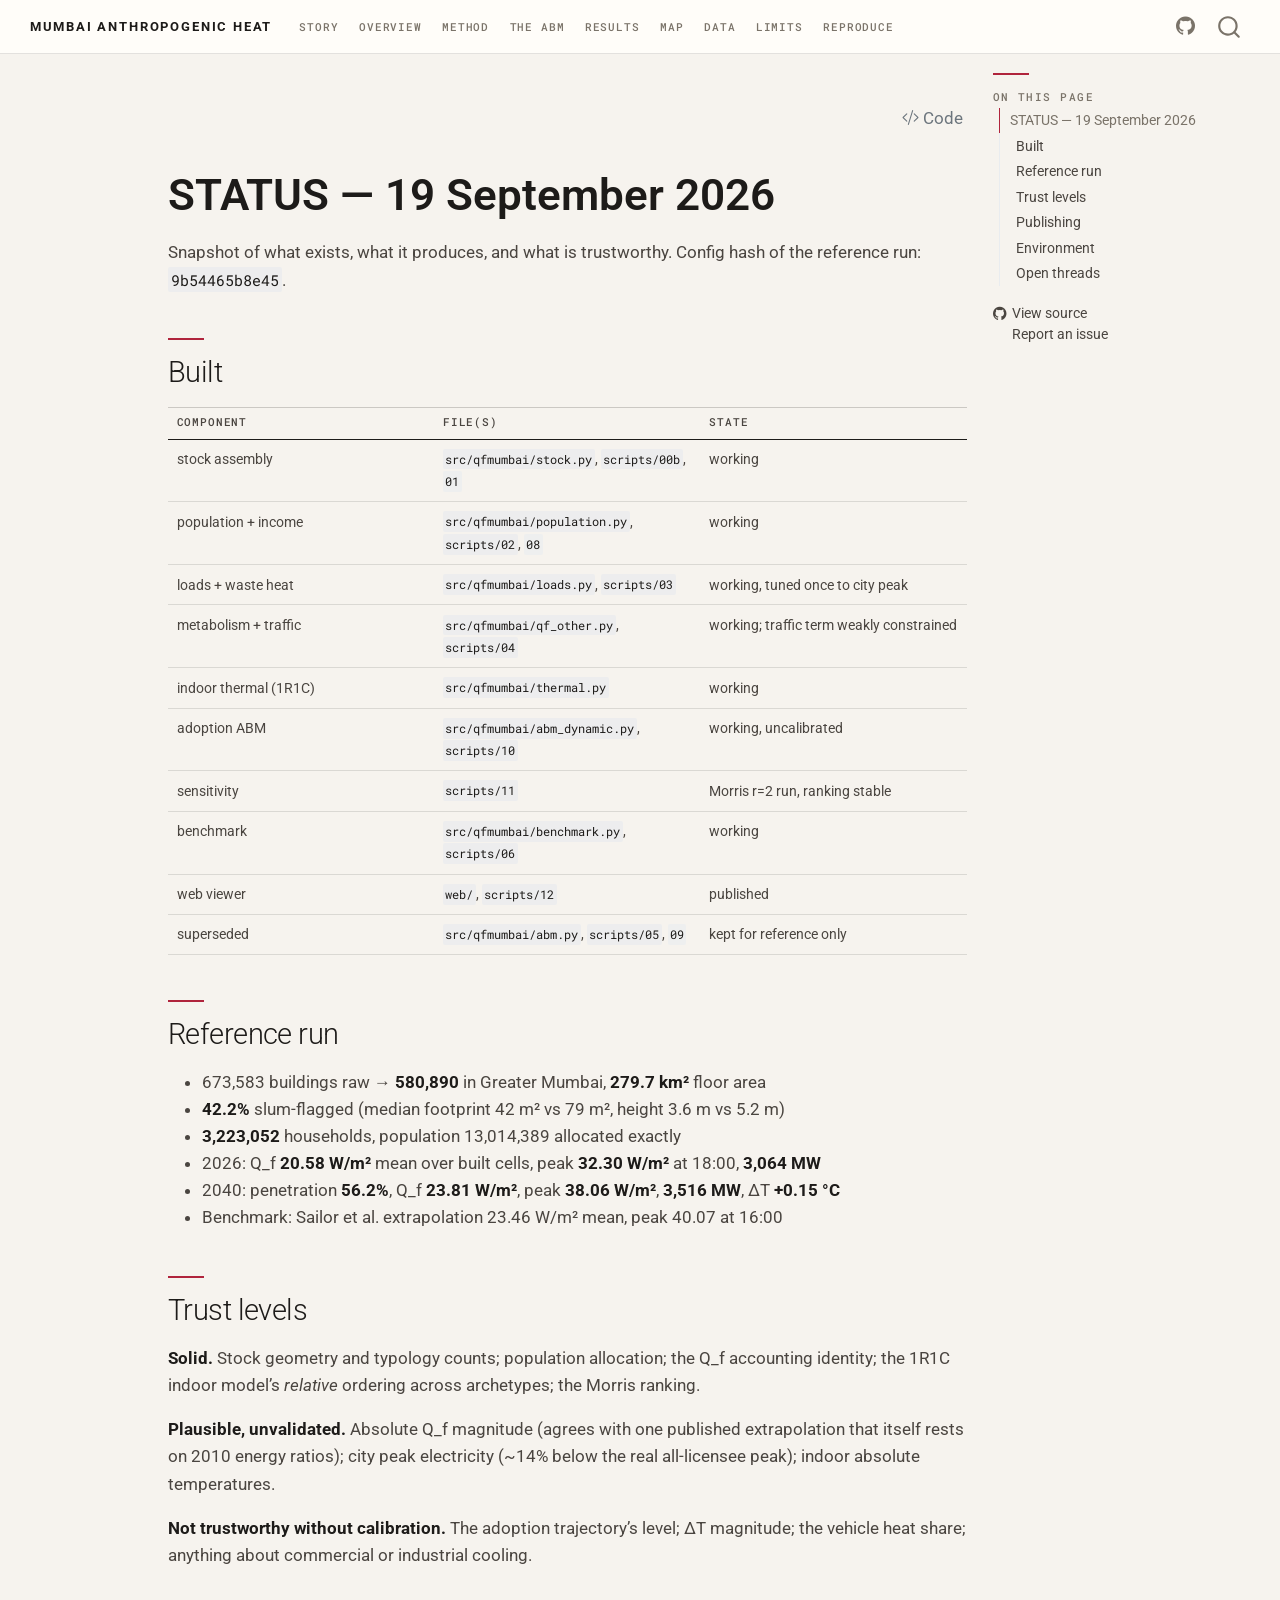
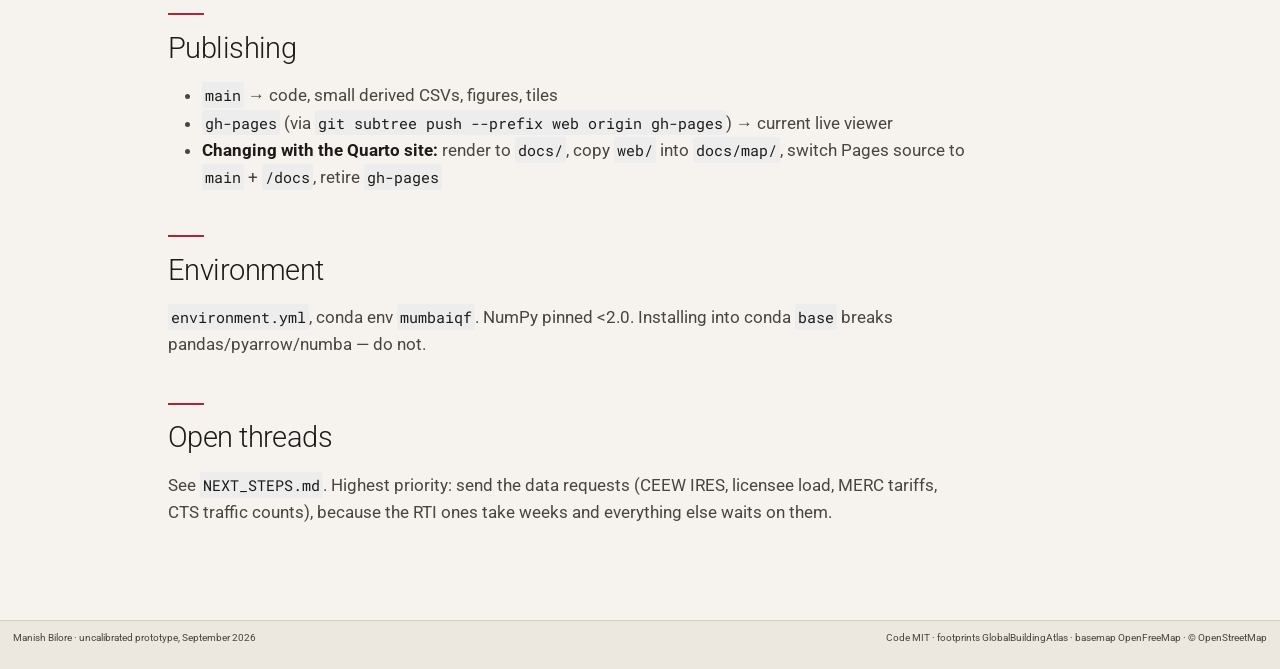
<file: docs/STATUS.html>
<!DOCTYPE html>
<html xmlns="http://www.w3.org/1999/xhtml" lang="en" xml:lang="en"><head>

<meta charset="utf-8">
<meta name="generator" content="quarto-1.9.38">

<meta name="viewport" content="width=device-width, initial-scale=1.0, user-scalable=yes">


<title>status – Mumbai Anthropogenic Heat</title>
<style>
/* Default styles provided by pandoc.
** See https://pandoc.org/MANUAL.html#variables-for-html for config info.
*/
code{white-space: pre-wrap;}
span.smallcaps{font-variant: small-caps;}
div.columns{display: flex; gap: min(4vw, 1.5em);}
div.column{flex: auto; overflow-x: auto;}
div.hanging-indent{margin-left: 1.5em; text-indent: -1.5em;}
ul.task-list{list-style: none;}
ul.task-list li input[type="checkbox"] {
  width: 0.8em;
  margin: 0 0.8em 0.2em -1em; /* quarto-specific, see https://github.com/quarto-dev/quarto-cli/issues/4556 */ 
  vertical-align: middle;
}
/* CSS for syntax highlighting */
html { -webkit-text-size-adjust: 100%; }
pre > code.sourceCode { white-space: pre; position: relative; }
pre > code.sourceCode > span { display: inline-block; line-height: 1.25; }
pre > code.sourceCode > span:empty { height: 1.2em; }
.sourceCode { overflow: visible; }
code.sourceCode > span { color: inherit; text-decoration: inherit; }
div.sourceCode { margin: 1em 0; }
pre.sourceCode { margin: 0; }
@media screen {
div.sourceCode { overflow: auto; }
}
@media print {
pre > code.sourceCode { white-space: pre-wrap; }
pre > code.sourceCode > span { text-indent: -5em; padding-left: 5em; }
}
pre.numberSource code
  { counter-reset: source-line 0; }
pre.numberSource code > span
  { position: relative; left: -4em; counter-increment: source-line; }
pre.numberSource code > span > a:first-child::before
  { content: counter(source-line);
    position: relative; left: -1em; text-align: right; vertical-align: baseline;
    border: none; display: inline-block;
    -webkit-touch-callout: none; -webkit-user-select: none;
    -khtml-user-select: none; -moz-user-select: none;
    -ms-user-select: none; user-select: none;
    padding: 0 4px; width: 4em;
  }
pre.numberSource { margin-left: 3em;  padding-left: 4px; }
div.sourceCode
  {   }
@media screen {
pre > code.sourceCode > span > a:first-child::before { text-decoration: underline; }
}
</style>


<script src="site_libs/quarto-nav/quarto-nav.js"></script>
<script src="site_libs/quarto-nav/headroom.min.js"></script>
<script src="site_libs/clipboard/clipboard.min.js"></script>
<script src="site_libs/quarto-search/autocomplete.umd.js"></script>
<script src="site_libs/quarto-search/fuse.min.js"></script>
<script src="site_libs/quarto-search/quarto-search.js"></script>
<meta name="quarto:offset" content="./">
<script src="site_libs/quarto-html/quarto.js" type="module"></script>
<script src="site_libs/quarto-html/tabsets/tabsets.js" type="module"></script>
<script src="site_libs/quarto-html/popper.min.js"></script>
<script src="site_libs/quarto-html/tippy.umd.min.js"></script>
<script src="site_libs/quarto-html/anchor.min.js"></script>
<link href="site_libs/quarto-html/tippy.css" rel="stylesheet">
<link href="site_libs/quarto-html/quarto-syntax-highlighting-75e09ceee75a4638f8dcd596d5707f7e.css" rel="stylesheet" id="quarto-text-highlighting-styles">
<script src="site_libs/bootstrap/bootstrap.min.js"></script>
<link href="site_libs/bootstrap/bootstrap-icons.css" rel="stylesheet">
<link href="site_libs/bootstrap/bootstrap-6f5da6d0f882def28ef8f8db1a4c6aea.min.css" rel="stylesheet" append-hash="true" id="quarto-bootstrap" data-mode="light">
<script id="quarto-search-options" type="application/json">{
  "location": "navbar",
  "copy-button": false,
  "collapse-after": 3,
  "panel-placement": "end",
  "type": "overlay",
  "limit": 50,
  "keyboard-shortcut": [
    "f",
    "/",
    "s"
  ],
  "show-item-context": false,
  "language": {
    "search-no-results-text": "No results",
    "search-matching-documents-text": "matching documents",
    "search-copy-link-title": "Copy link to search",
    "search-hide-matches-text": "Hide additional matches",
    "search-more-match-text": "more match in this document",
    "search-more-matches-text": "more matches in this document",
    "search-clear-button-title": "Clear",
    "search-text-placeholder": "",
    "search-detached-cancel-button-title": "Cancel",
    "search-submit-button-title": "Submit",
    "search-label": "Search"
  }
}</script>


</head>

<body class="nav-fixed quarto-light">

<div id="quarto-search-results"></div>
  <header id="quarto-header" class="headroom fixed-top">
    <nav class="navbar navbar-expand-lg " data-bs-theme="dark">
      <div class="navbar-container container-fluid">
      <div class="navbar-brand-container mx-auto">
    <a class="navbar-brand" href="./index.html">
    <span class="navbar-title">Mumbai Anthropogenic Heat</span>
    </a>
  </div>
            <div id="quarto-search" class="" title="Search"></div>
          <button class="navbar-toggler" type="button" data-bs-toggle="collapse" data-bs-target="#navbarCollapse" aria-controls="navbarCollapse" role="menu" aria-expanded="false" aria-label="Toggle navigation" onclick="if (window.quartoToggleHeadroom) { window.quartoToggleHeadroom(); }">
  <span class="navbar-toggler-icon"></span>
</button>
          <div class="collapse navbar-collapse" id="navbarCollapse">
            <ul class="navbar-nav navbar-nav-scroll me-auto">
  <li class="nav-item">
    <a class="nav-link" href="./index.html"> 
<span class="menu-text">Story</span></a>
  </li>  
  <li class="nav-item">
    <a class="nav-link" href="./overview.html"> 
<span class="menu-text">Overview</span></a>
  </li>  
  <li class="nav-item">
    <a class="nav-link" href="./method.html"> 
<span class="menu-text">Method</span></a>
  </li>  
  <li class="nav-item">
    <a class="nav-link" href="./abm.html"> 
<span class="menu-text">The ABM</span></a>
  </li>  
  <li class="nav-item">
    <a class="nav-link" href="./results.html"> 
<span class="menu-text">Results</span></a>
  </li>  
  <li class="nav-item">
    <a class="nav-link" href="./map/index.html"> 
<span class="menu-text">Map</span></a>
  </li>  
  <li class="nav-item">
    <a class="nav-link" href="./data.html"> 
<span class="menu-text">Data</span></a>
  </li>  
  <li class="nav-item">
    <a class="nav-link" href="./limitations.html"> 
<span class="menu-text">Limits</span></a>
  </li>  
  <li class="nav-item">
    <a class="nav-link" href="./reproduce.html"> 
<span class="menu-text">Reproduce</span></a>
  </li>  
</ul>
            <ul class="navbar-nav navbar-nav-scroll ms-auto">
  <li class="nav-item compact">
    <a class="nav-link" href="https://github.com/Manish-Bilore/mumbai-anthropogenic-heat"> <i class="bi bi-github" role="img">
</i> 
<span class="menu-text"></span></a>
  </li>  
</ul>
          </div> <!-- /navcollapse -->
            <div class="quarto-navbar-tools">
</div>
      </div> <!-- /container-fluid -->
    </nav>
</header>
<!-- content -->
<div id="quarto-content" class="quarto-container page-columns page-rows-contents page-layout-article page-navbar">
<!-- sidebar -->
<!-- margin-sidebar -->
    <div id="quarto-margin-sidebar" class="sidebar margin-sidebar">
        <nav id="TOC" role="doc-toc" class="toc-active">
    <h2 id="toc-title">On this page</h2>
   
  <ul>
  <li><a href="#status-19-september-2026" id="toc-status-19-september-2026" class="nav-link active" data-scroll-target="#status-19-september-2026">STATUS — 19 September 2026</a>
  <ul class="collapse">
  <li><a href="#built" id="toc-built" class="nav-link" data-scroll-target="#built">Built</a></li>
  <li><a href="#reference-run" id="toc-reference-run" class="nav-link" data-scroll-target="#reference-run">Reference run</a></li>
  <li><a href="#trust-levels" id="toc-trust-levels" class="nav-link" data-scroll-target="#trust-levels">Trust levels</a></li>
  <li><a href="#publishing" id="toc-publishing" class="nav-link" data-scroll-target="#publishing">Publishing</a></li>
  <li><a href="#environment" id="toc-environment" class="nav-link" data-scroll-target="#environment">Environment</a></li>
  <li><a href="#open-threads" id="toc-open-threads" class="nav-link" data-scroll-target="#open-threads">Open threads</a></li>
  </ul></li>
  </ul>
<div class="toc-actions"><ul><li><a href="https://github.com/Manish-Bilore/mumbai-anthropogenic-heat/blob/main/STATUS.md" class="toc-action"><i class="bi bi-github"></i>View source</a></li><li><a href="https://github.com/Manish-Bilore/mumbai-anthropogenic-heat/issues/new" class="toc-action"><i class="bi empty"></i>Report an issue</a></li></ul></div></nav>
    </div>
<!-- main -->
<main class="content" id="quarto-document-content"><header id="title-block-header" class="quarto-title-block"><h1 class="title display-7"></h1></header><div class="quarto-title-block"><div class="quarto-title-tools-only"><button type="button" class="btn code-tools-button" id="quarto-code-tools-source"><i class="bi"></i> Code</button></div></div>




<section id="status-19-september-2026" class="level1">
<h1>STATUS — 19 September 2026</h1>
<p>Snapshot of what exists, what it produces, and what is trustworthy. Config hash of the reference run: <code>9b54465b8e45</code>.</p>
<section id="built" class="level2">
<h2 class="anchored" data-anchor-id="built">Built</h2>
<table class="caption-top table">
<colgroup>
<col style="width: 33%">
<col style="width: 33%">
<col style="width: 33%">
</colgroup>
<thead>
<tr class="header">
<th>component</th>
<th>file(s)</th>
<th>state</th>
</tr>
</thead>
<tbody>
<tr class="odd">
<td>stock assembly</td>
<td><code>src/qfmumbai/stock.py</code>, <code>scripts/00b</code>, <code>01</code></td>
<td>working</td>
</tr>
<tr class="even">
<td>population + income</td>
<td><code>src/qfmumbai/population.py</code>, <code>scripts/02</code>, <code>08</code></td>
<td>working</td>
</tr>
<tr class="odd">
<td>loads + waste heat</td>
<td><code>src/qfmumbai/loads.py</code>, <code>scripts/03</code></td>
<td>working, tuned once to city peak</td>
</tr>
<tr class="even">
<td>metabolism + traffic</td>
<td><code>src/qfmumbai/qf_other.py</code>, <code>scripts/04</code></td>
<td>working; traffic term weakly constrained</td>
</tr>
<tr class="odd">
<td>indoor thermal (1R1C)</td>
<td><code>src/qfmumbai/thermal.py</code></td>
<td>working</td>
</tr>
<tr class="even">
<td>adoption ABM</td>
<td><code>src/qfmumbai/abm_dynamic.py</code>, <code>scripts/10</code></td>
<td>working, uncalibrated</td>
</tr>
<tr class="odd">
<td>sensitivity</td>
<td><code>scripts/11</code></td>
<td>Morris r=2 run, ranking stable</td>
</tr>
<tr class="even">
<td>benchmark</td>
<td><code>src/qfmumbai/benchmark.py</code>, <code>scripts/06</code></td>
<td>working</td>
</tr>
<tr class="odd">
<td>web viewer</td>
<td><code>web/</code>, <code>scripts/12</code></td>
<td>published</td>
</tr>
<tr class="even">
<td>superseded</td>
<td><code>src/qfmumbai/abm.py</code>, <code>scripts/05</code>, <code>09</code></td>
<td>kept for reference only</td>
</tr>
</tbody>
</table>
</section>
<section id="reference-run" class="level2">
<h2 class="anchored" data-anchor-id="reference-run">Reference run</h2>
<ul>
<li>673,583 buildings raw → <strong>580,890</strong> in Greater Mumbai, <strong>279.7 km²</strong> floor area</li>
<li><strong>42.2%</strong> slum-flagged (median footprint 42 m² vs 79 m², height 3.6 m vs 5.2 m)</li>
<li><strong>3,223,052</strong> households, population 13,014,389 allocated exactly</li>
<li>2026: Q_f <strong>20.58 W/m²</strong> mean over built cells, peak <strong>32.30 W/m²</strong> at 18:00, <strong>3,064 MW</strong></li>
<li>2040: penetration <strong>56.2%</strong>, Q_f <strong>23.81 W/m²</strong>, peak <strong>38.06 W/m²</strong>, <strong>3,516 MW</strong>, ΔT <strong>+0.15 °C</strong></li>
<li>Benchmark: Sailor et al.&nbsp;extrapolation 23.46 W/m² mean, peak 40.07 at 16:00</li>
</ul>
</section>
<section id="trust-levels" class="level2">
<h2 class="anchored" data-anchor-id="trust-levels">Trust levels</h2>
<p><strong>Solid.</strong> Stock geometry and typology counts; population allocation; the Q_f accounting identity; the 1R1C indoor model’s <em>relative</em> ordering across archetypes; the Morris ranking.</p>
<p><strong>Plausible, unvalidated.</strong> Absolute Q_f magnitude (agrees with one published extrapolation that itself rests on 2010 energy ratios); city peak electricity (~14% below the real all-licensee peak); indoor absolute temperatures.</p>
<p><strong>Not trustworthy without calibration.</strong> The adoption trajectory’s level; ΔT magnitude; the vehicle heat share; anything about commercial or industrial cooling.</p>
</section>
<section id="publishing" class="level2">
<h2 class="anchored" data-anchor-id="publishing">Publishing</h2>
<ul>
<li><code>main</code> → code, small derived CSVs, figures, tiles</li>
<li><code>gh-pages</code> (via <code>git subtree push --prefix web origin gh-pages</code>) → current live viewer</li>
<li><strong>Changing with the Quarto site:</strong> render to <code>docs/</code>, copy <code>web/</code> into <code>docs/map/</code>, switch Pages source to <code>main</code> + <code>/docs</code>, retire <code>gh-pages</code></li>
</ul>
</section>
<section id="environment" class="level2">
<h2 class="anchored" data-anchor-id="environment">Environment</h2>
<p><code>environment.yml</code>, conda env <code>mumbaiqf</code>. NumPy pinned &lt;2.0. Installing into conda <code>base</code> breaks pandas/pyarrow/numba — do not.</p>
</section>
<section id="open-threads" class="level2">
<h2 class="anchored" data-anchor-id="open-threads">Open threads</h2>
<p>See <code>NEXT_STEPS.md</code>. Highest priority: send the data requests (CEEW IRES, licensee load, MERC tariffs, CTS traffic counts), because the RTI ones take weeks and everything else waits on them.</p>


<!-- -->

</section>
</section>

</main> <!-- /main -->
<script id="quarto-html-after-body" type="application/javascript">
  window.document.addEventListener("DOMContentLoaded", function (event) {
    const icon = "";
    const anchorJS = new window.AnchorJS();
    anchorJS.options = {
      placement: 'right',
      icon: icon
    };
    anchorJS.add('.anchored');
    const isCodeAnnotation = (el) => {
      for (const clz of el.classList) {
        if (clz.startsWith('code-annotation-')) {                     
          return true;
        }
      }
      return false;
    }
    const onCopySuccess = function(e) {
      // button target
      const button = e.trigger;
      // don't keep focus
      button.blur();
      // flash "checked"
      button.classList.add('code-copy-button-checked');
      var currentTitle = button.getAttribute("title");
      button.setAttribute("title", "Copied!");
      let tooltip;
      if (window.bootstrap) {
        button.setAttribute("data-bs-toggle", "tooltip");
        button.setAttribute("data-bs-placement", "left");
        button.setAttribute("data-bs-title", "Copied!");
        tooltip = new bootstrap.Tooltip(button, 
          { trigger: "manual", 
            customClass: "code-copy-button-tooltip",
            offset: [0, -8]});
        tooltip.show();    
      }
      setTimeout(function() {
        if (tooltip) {
          tooltip.hide();
          button.removeAttribute("data-bs-title");
          button.removeAttribute("data-bs-toggle");
          button.removeAttribute("data-bs-placement");
        }
        button.setAttribute("title", currentTitle);
        button.classList.remove('code-copy-button-checked');
      }, 1000);
      // clear code selection
      e.clearSelection();
    }
    const getTextToCopy = function(trigger) {
      const outerScaffold = trigger.parentElement.cloneNode(true);
      const codeEl = outerScaffold.querySelector('code');
      for (const childEl of codeEl.children) {
        if (isCodeAnnotation(childEl)) {
          childEl.remove();
        }
      }
      return codeEl.innerText;
    }
    const clipboard = new window.ClipboardJS('.code-copy-button:not([data-in-quarto-modal])', {
      text: getTextToCopy
    });
    clipboard.on('success', onCopySuccess);
    if (window.document.getElementById('quarto-embedded-source-code-modal')) {
      const clipboardModal = new window.ClipboardJS('.code-copy-button[data-in-quarto-modal]', {
        text: getTextToCopy,
        container: window.document.getElementById('quarto-embedded-source-code-modal')
      });
      clipboardModal.on('success', onCopySuccess);
    }
    const viewSource = window.document.getElementById('quarto-view-source') ||
                       window.document.getElementById('quarto-code-tools-source');
    if (viewSource) {
      const sourceUrl = viewSource.getAttribute("data-quarto-source-url");
      viewSource.addEventListener("click", function(e) {
        if (sourceUrl) {
          // rstudio viewer pane
          if (/\bcapabilities=\b/.test(window.location)) {
            window.open(sourceUrl);
          } else {
            window.location.href = sourceUrl;
          }
        } else {
          const modal = new bootstrap.Modal(document.getElementById('quarto-embedded-source-code-modal'));
          modal.show();
        }
        return false;
      });
    }
    function toggleCodeHandler(show) {
      return function(e) {
        const detailsSrc = window.document.querySelectorAll(".cell > details > .sourceCode");
        for (let i=0; i<detailsSrc.length; i++) {
          const details = detailsSrc[i].parentElement;
          if (show) {
            details.open = true;
          } else {
            details.removeAttribute("open");
          }
        }
        const cellCodeDivs = window.document.querySelectorAll(".cell > .sourceCode");
        const fromCls = show ? "hidden" : "unhidden";
        const toCls = show ? "unhidden" : "hidden";
        for (let i=0; i<cellCodeDivs.length; i++) {
          const codeDiv = cellCodeDivs[i];
          if (codeDiv.classList.contains(fromCls)) {
            codeDiv.classList.remove(fromCls);
            codeDiv.classList.add(toCls);
          } 
        }
        return false;
      }
    }
    const hideAllCode = window.document.getElementById("quarto-hide-all-code");
    if (hideAllCode) {
      hideAllCode.addEventListener("click", toggleCodeHandler(false));
    }
    const showAllCode = window.document.getElementById("quarto-show-all-code");
    if (showAllCode) {
      showAllCode.addEventListener("click", toggleCodeHandler(true));
    }
      var localhostRegex = new RegExp(/^(?:http|https):\/\/localhost\:?[0-9]*\//);
      var mailtoRegex = new RegExp(/^mailto:/);
        var filterRegex = new RegExp("https:\/\/manish-bilore\.github\.io\/mumbai-anthropogenic-heat\/");
      var isInternal = (href) => {
          return filterRegex.test(href) || localhostRegex.test(href) || mailtoRegex.test(href);
      }
      // Inspect non-navigation links and adorn them if external
     var links = window.document.querySelectorAll('a[href]:not(.nav-link):not(.navbar-brand):not(.toc-action):not(.sidebar-link):not(.sidebar-item-toggle):not(.pagination-link):not(.no-external):not([aria-hidden]):not(.dropdown-item):not(.quarto-navigation-tool):not(.about-link)');
      for (var i=0; i<links.length; i++) {
        const link = links[i];
        if (!isInternal(link.href)) {
          // undo the damage that might have been done by quarto-nav.js in the case of
          // links that we want to consider external
          if (link.dataset.originalHref !== undefined) {
            link.href = link.dataset.originalHref;
          }
            // target, if specified
            link.setAttribute("target", "_blank");
            if (link.getAttribute("rel") === null) {
              link.setAttribute("rel", "noopener");
            }
        }
      }
    function tippyHover(el, contentFn, onTriggerFn, onUntriggerFn) {
      const config = {
        allowHTML: true,
        maxWidth: 500,
        delay: 100,
        arrow: false,
        appendTo: function(el) {
            return el.parentElement;
        },
        interactive: true,
        interactiveBorder: 10,
        theme: 'quarto',
        placement: 'bottom-start',
      };
      if (contentFn) {
        config.content = contentFn;
      }
      if (onTriggerFn) {
        config.onTrigger = onTriggerFn;
      }
      if (onUntriggerFn) {
        config.onUntrigger = onUntriggerFn;
      }
      window.tippy(el, config); 
    }
    const noterefs = window.document.querySelectorAll('a[role="doc-noteref"]');
    for (var i=0; i<noterefs.length; i++) {
      const ref = noterefs[i];
      tippyHover(ref, function() {
        // use id or data attribute instead here
        let href = ref.getAttribute('data-footnote-href') || ref.getAttribute('href');
        try { href = new URL(href).hash; } catch {}
        const id = href.replace(/^#\/?/, "");
        const note = window.document.getElementById(id);
        if (note) {
          return note.innerHTML;
        } else {
          return "";
        }
      });
    }
    const xrefs = window.document.querySelectorAll('a.quarto-xref');
    const processXRef = (id, note) => {
      // Strip column container classes
      const stripColumnClz = (el) => {
        el.classList.remove("page-full", "page-columns");
        if (el.children) {
          for (const child of el.children) {
            stripColumnClz(child);
          }
        }
      }
      stripColumnClz(note)
      if (id === null || id.startsWith('sec-')) {
        // Special case sections, only their first couple elements
        const container = document.createElement("div");
        if (note.children && note.children.length > 2) {
          container.appendChild(note.children[0].cloneNode(true));
          for (let i = 1; i < note.children.length; i++) {
            const child = note.children[i];
            if (child.tagName === "P" && child.innerText === "") {
              continue;
            } else {
              container.appendChild(child.cloneNode(true));
              break;
            }
          }
          if (window.Quarto?.typesetMath) {
            window.Quarto.typesetMath(container);
          }
          return container.innerHTML
        } else {
          if (window.Quarto?.typesetMath) {
            window.Quarto.typesetMath(note);
          }
          return note.innerHTML;
        }
      } else {
        // Remove any anchor links if they are present
        const anchorLink = note.querySelector('a.anchorjs-link');
        if (anchorLink) {
          anchorLink.remove();
        }
        if (window.Quarto?.typesetMath) {
          window.Quarto.typesetMath(note);
        }
        if (note.classList.contains("callout")) {
          return note.outerHTML;
        } else {
          return note.innerHTML;
        }
      }
    }
    for (var i=0; i<xrefs.length; i++) {
      const xref = xrefs[i];
      tippyHover(xref, undefined, function(instance) {
        instance.disable();
        let url = xref.getAttribute('href');
        let hash = undefined; 
        if (url.startsWith('#')) {
          hash = url;
        } else {
          try { hash = new URL(url).hash; } catch {}
        }
        if (hash) {
          const id = hash.replace(/^#\/?/, "");
          const note = window.document.getElementById(id);
          if (note !== null) {
            try {
              const html = processXRef(id, note.cloneNode(true));
              instance.setContent(html);
            } finally {
              instance.enable();
              instance.show();
            }
          } else {
            // See if we can fetch this
            fetch(url.split('#')[0])
            .then(res => res.text())
            .then(html => {
              const parser = new DOMParser();
              const htmlDoc = parser.parseFromString(html, "text/html");
              const note = htmlDoc.getElementById(id);
              if (note !== null) {
                const html = processXRef(id, note);
                instance.setContent(html);
              } 
            }).finally(() => {
              instance.enable();
              instance.show();
            });
          }
        } else {
          // See if we can fetch a full url (with no hash to target)
          // This is a special case and we should probably do some content thinning / targeting
          fetch(url)
          .then(res => res.text())
          .then(html => {
            const parser = new DOMParser();
            const htmlDoc = parser.parseFromString(html, "text/html");
            const note = htmlDoc.querySelector('main.content');
            if (note !== null) {
              // This should only happen for chapter cross references
              // (since there is no id in the URL)
              // remove the first header
              if (note.children.length > 0 && note.children[0].tagName === "HEADER") {
                note.children[0].remove();
              }
              const html = processXRef(null, note);
              instance.setContent(html);
            } 
          }).finally(() => {
            instance.enable();
            instance.show();
          });
        }
      }, function(instance) {
      });
    }
        let selectedAnnoteEl;
        const selectorForAnnotation = ( cell, annotation) => {
          let cellAttr = 'data-code-cell="' + cell + '"';
          let lineAttr = 'data-code-annotation="' +  annotation + '"';
          const selector = 'span[' + cellAttr + '][' + lineAttr + ']';
          return selector;
        }
        const selectCodeLines = (annoteEl) => {
          const doc = window.document;
          const targetCell = annoteEl.getAttribute("data-target-cell");
          const targetAnnotation = annoteEl.getAttribute("data-target-annotation");
          const annoteSpan = window.document.querySelector(selectorForAnnotation(targetCell, targetAnnotation));
          const lines = annoteSpan.getAttribute("data-code-lines").split(",");
          const lineIds = lines.map((line) => {
            return targetCell + "-" + line;
          })
          let top = null;
          let height = null;
          let parent = null;
          if (lineIds.length > 0) {
              //compute the position of the single el (top and bottom and make a div)
              const el = window.document.getElementById(lineIds[0]);
              top = el.offsetTop;
              height = el.offsetHeight;
              parent = el.parentElement.parentElement;
            if (lineIds.length > 1) {
              const lastEl = window.document.getElementById(lineIds[lineIds.length - 1]);
              const bottom = lastEl.offsetTop + lastEl.offsetHeight;
              height = bottom - top;
            }
            if (top !== null && height !== null && parent !== null) {
              // cook up a div (if necessary) and position it 
              let div = window.document.getElementById("code-annotation-line-highlight");
              if (div === null) {
                div = window.document.createElement("div");
                div.setAttribute("id", "code-annotation-line-highlight");
                div.style.position = 'absolute';
                parent.appendChild(div);
              }
              div.style.top = top - 2 + "px";
              div.style.height = height + 4 + "px";
              div.style.left = 0;
              let gutterDiv = window.document.getElementById("code-annotation-line-highlight-gutter");
              if (gutterDiv === null) {
                gutterDiv = window.document.createElement("div");
                gutterDiv.setAttribute("id", "code-annotation-line-highlight-gutter");
                gutterDiv.style.position = 'absolute';
                const codeCell = window.document.getElementById(targetCell);
                const gutter = codeCell.querySelector('.code-annotation-gutter');
                gutter.appendChild(gutterDiv);
              }
              gutterDiv.style.top = top - 2 + "px";
              gutterDiv.style.height = height + 4 + "px";
            }
            selectedAnnoteEl = annoteEl;
          }
        };
        const unselectCodeLines = () => {
          const elementsIds = ["code-annotation-line-highlight", "code-annotation-line-highlight-gutter"];
          elementsIds.forEach((elId) => {
            const div = window.document.getElementById(elId);
            if (div) {
              div.remove();
            }
          });
          selectedAnnoteEl = undefined;
        };
          // Handle positioning of the toggle
      window.addEventListener(
        "resize",
        throttle(() => {
          elRect = undefined;
          if (selectedAnnoteEl) {
            selectCodeLines(selectedAnnoteEl);
          }
        }, 10)
      );
      function throttle(fn, ms) {
      let throttle = false;
      let timer;
        return (...args) => {
          if(!throttle) { // first call gets through
              fn.apply(this, args);
              throttle = true;
          } else { // all the others get throttled
              if(timer) clearTimeout(timer); // cancel #2
              timer = setTimeout(() => {
                fn.apply(this, args);
                timer = throttle = false;
              }, ms);
          }
        };
      }
        // Attach click handler to the DT
        const annoteDls = window.document.querySelectorAll('dt[data-target-cell]');
        for (const annoteDlNode of annoteDls) {
          annoteDlNode.addEventListener('click', (event) => {
            const clickedEl = event.target;
            if (clickedEl !== selectedAnnoteEl) {
              unselectCodeLines();
              const activeEl = window.document.querySelector('dt[data-target-cell].code-annotation-active');
              if (activeEl) {
                activeEl.classList.remove('code-annotation-active');
              }
              selectCodeLines(clickedEl);
              clickedEl.classList.add('code-annotation-active');
            } else {
              // Unselect the line
              unselectCodeLines();
              clickedEl.classList.remove('code-annotation-active');
            }
          });
        }
    const findCites = (el) => {
      const parentEl = el.parentElement;
      if (parentEl) {
        const cites = parentEl.dataset.cites;
        if (cites) {
          return {
            el,
            cites: cites.split(' ')
          };
        } else {
          return findCites(el.parentElement)
        }
      } else {
        return undefined;
      }
    };
    var bibliorefs = window.document.querySelectorAll('a[role="doc-biblioref"]');
    for (var i=0; i<bibliorefs.length; i++) {
      const ref = bibliorefs[i];
      const citeInfo = findCites(ref);
      if (citeInfo) {
        tippyHover(citeInfo.el, function() {
          var popup = window.document.createElement('div');
          citeInfo.cites.forEach(function(cite) {
            var citeDiv = window.document.createElement('div');
            citeDiv.classList.add('hanging-indent');
            citeDiv.classList.add('csl-entry');
            var biblioDiv = window.document.getElementById('ref-' + cite);
            if (biblioDiv) {
              citeDiv.innerHTML = biblioDiv.innerHTML;
            }
            popup.appendChild(citeDiv);
          });
          return popup.innerHTML;
        });
      }
    }
  });
  </script><div class="modal fade" id="quarto-embedded-source-code-modal" tabindex="-1" aria-labelledby="quarto-embedded-source-code-modal-label" aria-hidden="true"><div class="modal-dialog modal-dialog-scrollable"><div class="modal-content"><div class="modal-header"><h5 class="modal-title" id="quarto-embedded-source-code-modal-label">Source Code</h5><button class="btn-close" data-bs-dismiss="modal"></button></div><div class="modal-body"><div class="">
<div class="code-copy-outer-scaffold"><div class="sourceCode" id="cb1" data-shortcodes="false"><pre class="sourceCode markdown code-with-copy"><code class="sourceCode markdown"><span id="cb1-1"><a href="#cb1-1" aria-hidden="true" tabindex="-1"></a><span class="fu"># STATUS — 19 September 2026</span></span>
<span id="cb1-2"><a href="#cb1-2" aria-hidden="true" tabindex="-1"></a></span>
<span id="cb1-3"><a href="#cb1-3" aria-hidden="true" tabindex="-1"></a>Snapshot of what exists, what it produces, and what is trustworthy.</span>
<span id="cb1-4"><a href="#cb1-4" aria-hidden="true" tabindex="-1"></a>Config hash of the reference run: <span class="in">`9b54465b8e45`</span>.</span>
<span id="cb1-5"><a href="#cb1-5" aria-hidden="true" tabindex="-1"></a></span>
<span id="cb1-6"><a href="#cb1-6" aria-hidden="true" tabindex="-1"></a><span class="fu">## Built</span></span>
<span id="cb1-7"><a href="#cb1-7" aria-hidden="true" tabindex="-1"></a></span>
<span id="cb1-8"><a href="#cb1-8" aria-hidden="true" tabindex="-1"></a><span class="pp">|</span> component <span class="pp">|</span> file(s) <span class="pp">|</span> state <span class="pp">|</span></span>
<span id="cb1-9"><a href="#cb1-9" aria-hidden="true" tabindex="-1"></a><span class="pp">|---|---|---|</span></span>
<span id="cb1-10"><a href="#cb1-10" aria-hidden="true" tabindex="-1"></a><span class="pp">|</span> stock assembly <span class="pp">|</span> <span class="in">`src/qfmumbai/stock.py`</span>, <span class="in">`scripts/00b`</span>, <span class="in">`01`</span> <span class="pp">|</span> working <span class="pp">|</span></span>
<span id="cb1-11"><a href="#cb1-11" aria-hidden="true" tabindex="-1"></a><span class="pp">|</span> population + income <span class="pp">|</span> <span class="in">`src/qfmumbai/population.py`</span>, <span class="in">`scripts/02`</span>, <span class="in">`08`</span> <span class="pp">|</span> working <span class="pp">|</span></span>
<span id="cb1-12"><a href="#cb1-12" aria-hidden="true" tabindex="-1"></a><span class="pp">|</span> loads + waste heat <span class="pp">|</span> <span class="in">`src/qfmumbai/loads.py`</span>, <span class="in">`scripts/03`</span> <span class="pp">|</span> working, tuned once to city peak <span class="pp">|</span></span>
<span id="cb1-13"><a href="#cb1-13" aria-hidden="true" tabindex="-1"></a><span class="pp">|</span> metabolism + traffic <span class="pp">|</span> <span class="in">`src/qfmumbai/qf_other.py`</span>, <span class="in">`scripts/04`</span> <span class="pp">|</span> working; traffic term weakly constrained <span class="pp">|</span></span>
<span id="cb1-14"><a href="#cb1-14" aria-hidden="true" tabindex="-1"></a><span class="pp">|</span> indoor thermal (1R1C) <span class="pp">|</span> <span class="in">`src/qfmumbai/thermal.py`</span> <span class="pp">|</span> working <span class="pp">|</span></span>
<span id="cb1-15"><a href="#cb1-15" aria-hidden="true" tabindex="-1"></a><span class="pp">|</span> adoption ABM <span class="pp">|</span> <span class="in">`src/qfmumbai/abm_dynamic.py`</span>, <span class="in">`scripts/10`</span> <span class="pp">|</span> working, uncalibrated <span class="pp">|</span></span>
<span id="cb1-16"><a href="#cb1-16" aria-hidden="true" tabindex="-1"></a><span class="pp">|</span> sensitivity <span class="pp">|</span> <span class="in">`scripts/11`</span> <span class="pp">|</span> Morris r=2 run, ranking stable <span class="pp">|</span></span>
<span id="cb1-17"><a href="#cb1-17" aria-hidden="true" tabindex="-1"></a><span class="pp">|</span> benchmark <span class="pp">|</span> <span class="in">`src/qfmumbai/benchmark.py`</span>, <span class="in">`scripts/06`</span> <span class="pp">|</span> working <span class="pp">|</span></span>
<span id="cb1-18"><a href="#cb1-18" aria-hidden="true" tabindex="-1"></a><span class="pp">|</span> web viewer <span class="pp">|</span> <span class="in">`web/`</span>, <span class="in">`scripts/12`</span> <span class="pp">|</span> published <span class="pp">|</span></span>
<span id="cb1-19"><a href="#cb1-19" aria-hidden="true" tabindex="-1"></a><span class="pp">|</span> superseded <span class="pp">|</span> <span class="in">`src/qfmumbai/abm.py`</span>, <span class="in">`scripts/05`</span>, <span class="in">`09`</span> <span class="pp">|</span> kept for reference only <span class="pp">|</span></span>
<span id="cb1-20"><a href="#cb1-20" aria-hidden="true" tabindex="-1"></a></span>
<span id="cb1-21"><a href="#cb1-21" aria-hidden="true" tabindex="-1"></a><span class="fu">## Reference run</span></span>
<span id="cb1-22"><a href="#cb1-22" aria-hidden="true" tabindex="-1"></a></span>
<span id="cb1-23"><a href="#cb1-23" aria-hidden="true" tabindex="-1"></a><span class="ss">- </span>673,583 buildings raw → **580,890** in Greater Mumbai, **279.7 km²** floor area</span>
<span id="cb1-24"><a href="#cb1-24" aria-hidden="true" tabindex="-1"></a><span class="ss">- </span>**42.2%** slum-flagged (median footprint 42 m² vs 79 m², height 3.6 m vs 5.2 m)</span>
<span id="cb1-25"><a href="#cb1-25" aria-hidden="true" tabindex="-1"></a><span class="ss">- </span>**3,223,052** households, population 13,014,389 allocated exactly</span>
<span id="cb1-26"><a href="#cb1-26" aria-hidden="true" tabindex="-1"></a><span class="ss">- </span>2026: Q_f **20.58 W/m²** mean over built cells, peak **32.30 W/m²** at 18:00, **3,064 MW**</span>
<span id="cb1-27"><a href="#cb1-27" aria-hidden="true" tabindex="-1"></a><span class="ss">- </span>2040: penetration **56.2%**, Q_f **23.81 W/m²**, peak **38.06 W/m²**, **3,516 MW**, ΔT **+0.15 °C**</span>
<span id="cb1-28"><a href="#cb1-28" aria-hidden="true" tabindex="-1"></a><span class="ss">- </span>Benchmark: Sailor et al. extrapolation 23.46 W/m² mean, peak 40.07 at 16:00</span>
<span id="cb1-29"><a href="#cb1-29" aria-hidden="true" tabindex="-1"></a></span>
<span id="cb1-30"><a href="#cb1-30" aria-hidden="true" tabindex="-1"></a><span class="fu">## Trust levels</span></span>
<span id="cb1-31"><a href="#cb1-31" aria-hidden="true" tabindex="-1"></a></span>
<span id="cb1-32"><a href="#cb1-32" aria-hidden="true" tabindex="-1"></a>**Solid.** Stock geometry and typology counts; population allocation; the Q_f accounting</span>
<span id="cb1-33"><a href="#cb1-33" aria-hidden="true" tabindex="-1"></a>identity; the 1R1C indoor model's *relative* ordering across archetypes; the Morris ranking.</span>
<span id="cb1-34"><a href="#cb1-34" aria-hidden="true" tabindex="-1"></a></span>
<span id="cb1-35"><a href="#cb1-35" aria-hidden="true" tabindex="-1"></a>**Plausible, unvalidated.** Absolute Q_f magnitude (agrees with one published extrapolation</span>
<span id="cb1-36"><a href="#cb1-36" aria-hidden="true" tabindex="-1"></a>that itself rests on 2010 energy ratios); city peak electricity (~14% below the real</span>
<span id="cb1-37"><a href="#cb1-37" aria-hidden="true" tabindex="-1"></a>all-licensee peak); indoor absolute temperatures.</span>
<span id="cb1-38"><a href="#cb1-38" aria-hidden="true" tabindex="-1"></a></span>
<span id="cb1-39"><a href="#cb1-39" aria-hidden="true" tabindex="-1"></a>**Not trustworthy without calibration.** The adoption trajectory's level; ΔT magnitude;</span>
<span id="cb1-40"><a href="#cb1-40" aria-hidden="true" tabindex="-1"></a>the vehicle heat share; anything about commercial or industrial cooling.</span>
<span id="cb1-41"><a href="#cb1-41" aria-hidden="true" tabindex="-1"></a></span>
<span id="cb1-42"><a href="#cb1-42" aria-hidden="true" tabindex="-1"></a><span class="fu">## Publishing</span></span>
<span id="cb1-43"><a href="#cb1-43" aria-hidden="true" tabindex="-1"></a></span>
<span id="cb1-44"><a href="#cb1-44" aria-hidden="true" tabindex="-1"></a><span class="ss">- </span><span class="in">`main`</span> → code, small derived CSVs, figures, tiles</span>
<span id="cb1-45"><a href="#cb1-45" aria-hidden="true" tabindex="-1"></a><span class="ss">- </span><span class="in">`gh-pages`</span> (via <span class="in">`git subtree push --prefix web origin gh-pages`</span>) → current live viewer</span>
<span id="cb1-46"><a href="#cb1-46" aria-hidden="true" tabindex="-1"></a><span class="ss">- </span>**Changing with the Quarto site:** render to <span class="in">`docs/`</span>, copy <span class="in">`web/`</span> into <span class="in">`docs/map/`</span>,</span>
<span id="cb1-47"><a href="#cb1-47" aria-hidden="true" tabindex="-1"></a>  switch Pages source to <span class="in">`main`</span> + <span class="in">`/docs`</span>, retire <span class="in">`gh-pages`</span></span>
<span id="cb1-48"><a href="#cb1-48" aria-hidden="true" tabindex="-1"></a></span>
<span id="cb1-49"><a href="#cb1-49" aria-hidden="true" tabindex="-1"></a><span class="fu">## Environment</span></span>
<span id="cb1-50"><a href="#cb1-50" aria-hidden="true" tabindex="-1"></a></span>
<span id="cb1-51"><a href="#cb1-51" aria-hidden="true" tabindex="-1"></a><span class="in">`environment.yml`</span>, conda env <span class="in">`mumbaiqf`</span>. NumPy pinned &lt;2.0. Installing into conda <span class="in">`base`</span></span>
<span id="cb1-52"><a href="#cb1-52" aria-hidden="true" tabindex="-1"></a>breaks pandas/pyarrow/numba — do not.</span>
<span id="cb1-53"><a href="#cb1-53" aria-hidden="true" tabindex="-1"></a></span>
<span id="cb1-54"><a href="#cb1-54" aria-hidden="true" tabindex="-1"></a><span class="fu">## Open threads</span></span>
<span id="cb1-55"><a href="#cb1-55" aria-hidden="true" tabindex="-1"></a></span>
<span id="cb1-56"><a href="#cb1-56" aria-hidden="true" tabindex="-1"></a>See <span class="in">`NEXT_STEPS.md`</span>. Highest priority: send the data requests (CEEW IRES, licensee load,</span>
<span id="cb1-57"><a href="#cb1-57" aria-hidden="true" tabindex="-1"></a>MERC tariffs, CTS traffic counts), because the RTI ones take weeks and everything else</span>
<span id="cb1-58"><a href="#cb1-58" aria-hidden="true" tabindex="-1"></a>waits on them.</span></code></pre></div><button title="Copy to Clipboard" class="code-copy-button" data-in-quarto-modal=""><i class="bi"></i></button></div>
</div></div></div></div></div>
</div> <!-- /content -->
<footer class="footer">
  <div class="nav-footer">
    <div class="nav-footer-left">
<p>Manish Bilore · uncalibrated prototype, September 2026</p>
</div>   
    <div class="nav-footer-center">
      &nbsp;
    <div class="toc-actions d-sm-block d-md-none"><ul><li><a href="https://github.com/Manish-Bilore/mumbai-anthropogenic-heat/blob/main/STATUS.md" class="toc-action"><i class="bi bi-github"></i>View source</a></li><li><a href="https://github.com/Manish-Bilore/mumbai-anthropogenic-heat/issues/new" class="toc-action"><i class="bi empty"></i>Report an issue</a></li></ul></div></div>
    <div class="nav-footer-right">
<p>Code MIT · footprints GlobalBuildingAtlas · basemap OpenFreeMap · © OpenStreetMap</p>
</div>
  </div>
</footer>




</body></html>
</file>
<file: docs/site_libs/quarto-html/tippy.css>
.tippy-box[data-animation=fade][data-state=hidden]{opacity:0}[data-tippy-root]{max-width:calc(100vw - 10px)}.tippy-box{position:relative;background-color:#333;color:#fff;border-radius:4px;font-size:14px;line-height:1.4;white-space:normal;outline:0;transition-property:transform,visibility,opacity}.tippy-box[data-placement^=top]>.tippy-arrow{bottom:0}.tippy-box[data-placement^=top]>.tippy-arrow:before{bottom:-7px;left:0;border-width:8px 8px 0;border-top-color:initial;transform-origin:center top}.tippy-box[data-placement^=bottom]>.tippy-arrow{top:0}.tippy-box[data-placement^=bottom]>.tippy-arrow:before{top:-7px;left:0;border-width:0 8px 8px;border-bottom-color:initial;transform-origin:center bottom}.tippy-box[data-placement^=left]>.tippy-arrow{right:0}.tippy-box[data-placement^=left]>.tippy-arrow:before{border-width:8px 0 8px 8px;border-left-color:initial;right:-7px;transform-origin:center left}.tippy-box[data-placement^=right]>.tippy-arrow{left:0}.tippy-box[data-placement^=right]>.tippy-arrow:before{left:-7px;border-width:8px 8px 8px 0;border-right-color:initial;transform-origin:center right}.tippy-box[data-inertia][data-state=visible]{transition-timing-function:cubic-bezier(.54,1.5,.38,1.11)}.tippy-arrow{width:16px;height:16px;color:#333}.tippy-arrow:before{content:"";position:absolute;border-color:transparent;border-style:solid}.tippy-content{position:relative;padding:5px 9px;z-index:1}
</file>
<file: docs/site_libs/quarto-html/quarto-syntax-highlighting-75e09ceee75a4638f8dcd596d5707f7e.css>
/* quarto syntax highlight colors */
:root {
  --quarto-hl-ot-color: #003B4F;
  --quarto-hl-at-color: #657422;
  --quarto-hl-ss-color: #20794D;
  --quarto-hl-an-color: #5E5E5E;
  --quarto-hl-fu-color: #4758AB;
  --quarto-hl-st-color: #20794D;
  --quarto-hl-cf-color: #003B4F;
  --quarto-hl-op-color: #5E5E5E;
  --quarto-hl-er-color: #AD0000;
  --quarto-hl-bn-color: #AD0000;
  --quarto-hl-al-color: #AD0000;
  --quarto-hl-va-color: #111111;
  --quarto-hl-bu-color: inherit;
  --quarto-hl-ex-color: inherit;
  --quarto-hl-pp-color: #AD0000;
  --quarto-hl-in-color: #5E5E5E;
  --quarto-hl-vs-color: #20794D;
  --quarto-hl-wa-color: #5E5E5E;
  --quarto-hl-do-color: #5E5E5E;
  --quarto-hl-im-color: #00769E;
  --quarto-hl-ch-color: #20794D;
  --quarto-hl-dt-color: #AD0000;
  --quarto-hl-fl-color: #AD0000;
  --quarto-hl-co-color: #5E5E5E;
  --quarto-hl-cv-color: #5E5E5E;
  --quarto-hl-cn-color: #8f5902;
  --quarto-hl-sc-color: #5E5E5E;
  --quarto-hl-dv-color: #AD0000;
  --quarto-hl-kw-color: #003B4F;
}

/* other quarto variables */
:root {
  --quarto-font-monospace: "Roboto Mono", ui-monospace, Menlo, monospace;
}

/* syntax highlight based on Pandoc's rules */
pre > code.sourceCode > span {
  color: #003B4F;
}

code.sourceCode > span {
  color: #003B4F;
}

div.sourceCode,
div.sourceCode pre.sourceCode {
  color: #003B4F;
}

/* Normal */
code span {
  color: #003B4F;
}

/* Alert */
code span.al {
  color: #AD0000;
  font-style: inherit;
}

/* Annotation */
code span.an {
  color: #5E5E5E;
  font-style: inherit;
}

/* Attribute */
code span.at {
  color: #657422;
  font-style: inherit;
}

/* BaseN */
code span.bn {
  color: #AD0000;
  font-style: inherit;
}

/* BuiltIn */
code span.bu {
  font-style: inherit;
}

/* ControlFlow */
code span.cf {
  color: #003B4F;
  font-weight: bold;
  font-style: inherit;
}

/* Char */
code span.ch {
  color: #20794D;
  font-style: inherit;
}

/* Constant */
code span.cn {
  color: #8f5902;
  font-style: inherit;
}

/* Comment */
code span.co {
  color: #5E5E5E;
  font-style: inherit;
}

/* CommentVar */
code span.cv {
  color: #5E5E5E;
  font-style: italic;
}

/* Documentation */
code span.do {
  color: #5E5E5E;
  font-style: italic;
}

/* DataType */
code span.dt {
  color: #AD0000;
  font-style: inherit;
}

/* DecVal */
code span.dv {
  color: #AD0000;
  font-style: inherit;
}

/* Error */
code span.er {
  color: #AD0000;
  font-style: inherit;
}

/* Extension */
code span.ex {
  font-style: inherit;
}

/* Float */
code span.fl {
  color: #AD0000;
  font-style: inherit;
}

/* Function */
code span.fu {
  color: #4758AB;
  font-style: inherit;
}

/* Import */
code span.im {
  color: #00769E;
  font-style: inherit;
}

/* Information */
code span.in {
  color: #5E5E5E;
  font-style: inherit;
}

/* Keyword */
code span.kw {
  color: #003B4F;
  font-weight: bold;
  font-style: inherit;
}

/* Operator */
code span.op {
  color: #5E5E5E;
  font-style: inherit;
}

/* Other */
code span.ot {
  color: #003B4F;
  font-style: inherit;
}

/* Preprocessor */
code span.pp {
  color: #AD0000;
  font-style: inherit;
}

/* SpecialChar */
code span.sc {
  color: #5E5E5E;
  font-style: inherit;
}

/* SpecialString */
code span.ss {
  color: #20794D;
  font-style: inherit;
}

/* String */
code span.st {
  color: #20794D;
  font-style: inherit;
}

/* Variable */
code span.va {
  color: #111111;
  font-style: inherit;
}

/* VerbatimString */
code span.vs {
  color: #20794D;
  font-style: inherit;
}

/* Warning */
code span.wa {
  color: #5E5E5E;
  font-style: italic;
}

.prevent-inlining {
  content: "</";
}

/*# sourceMappingURL=c4932246f431e37e337a985df986243f.css.map */
</file>
